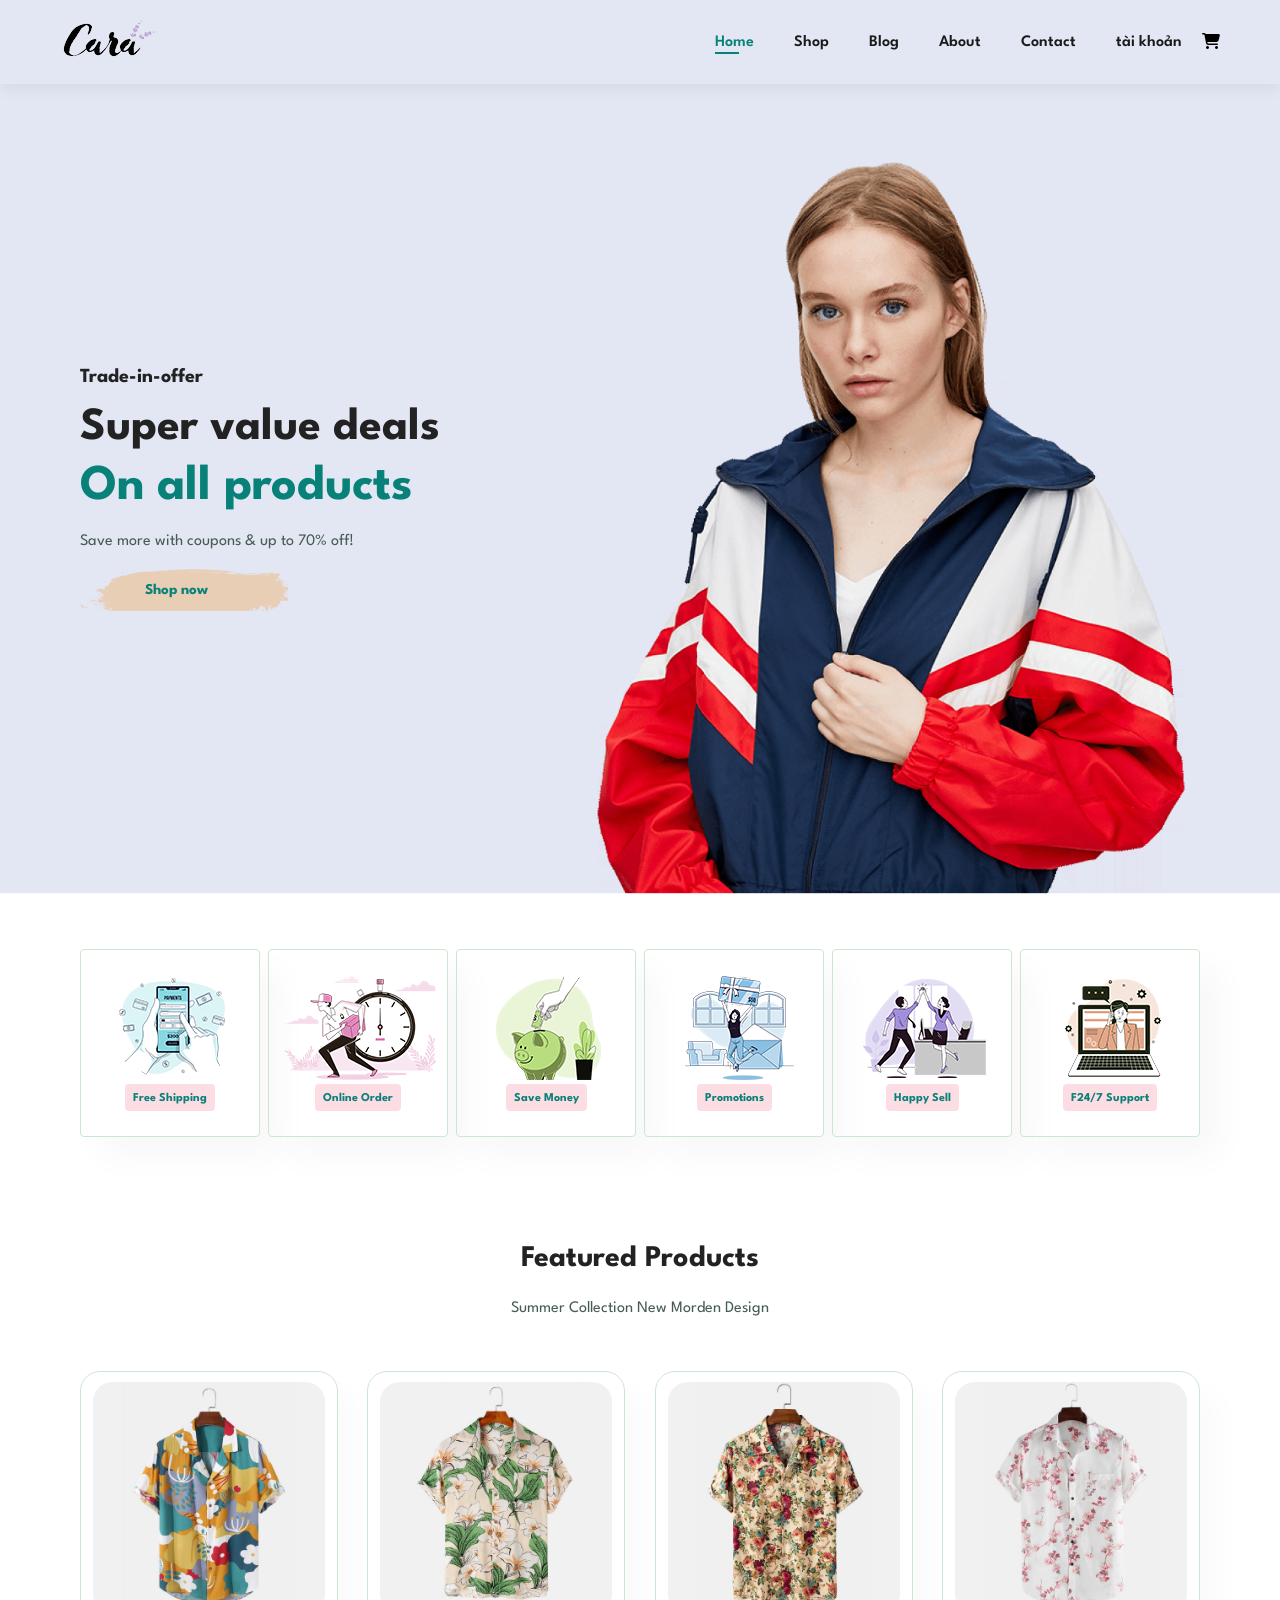
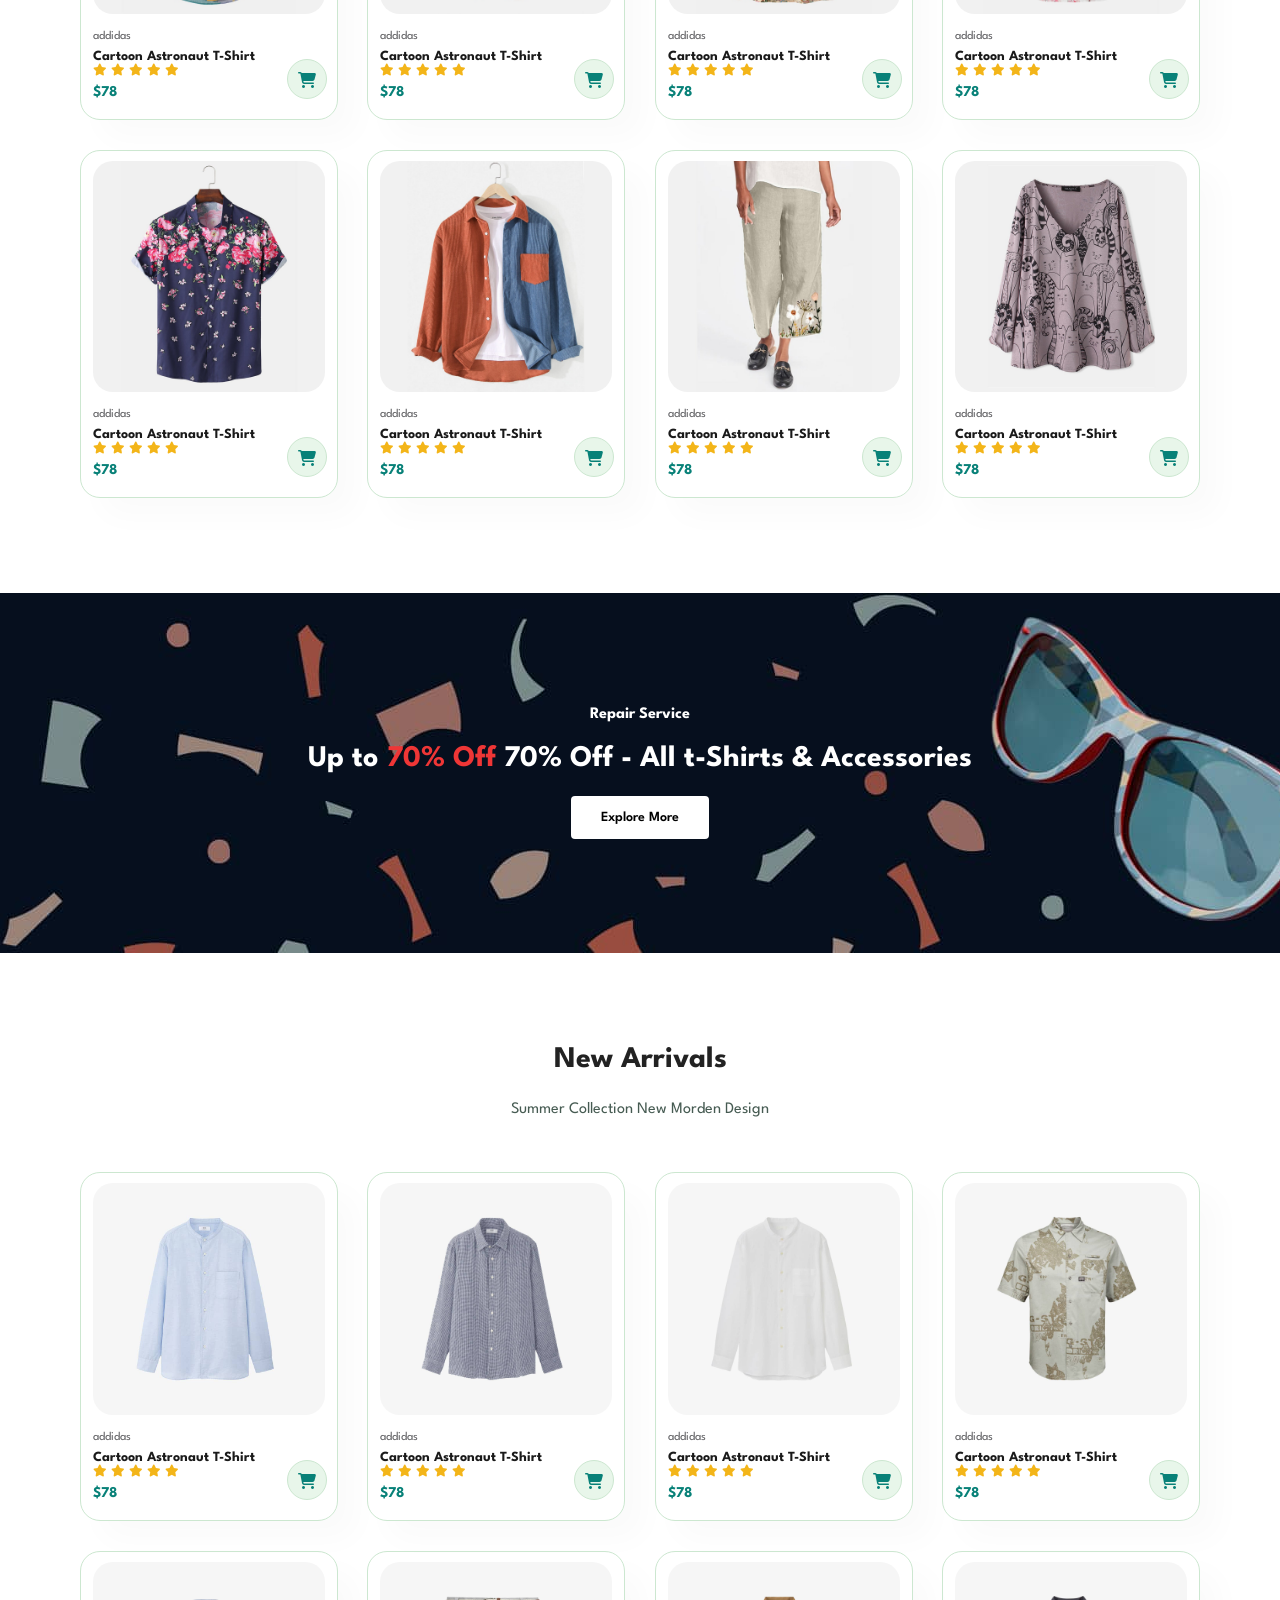
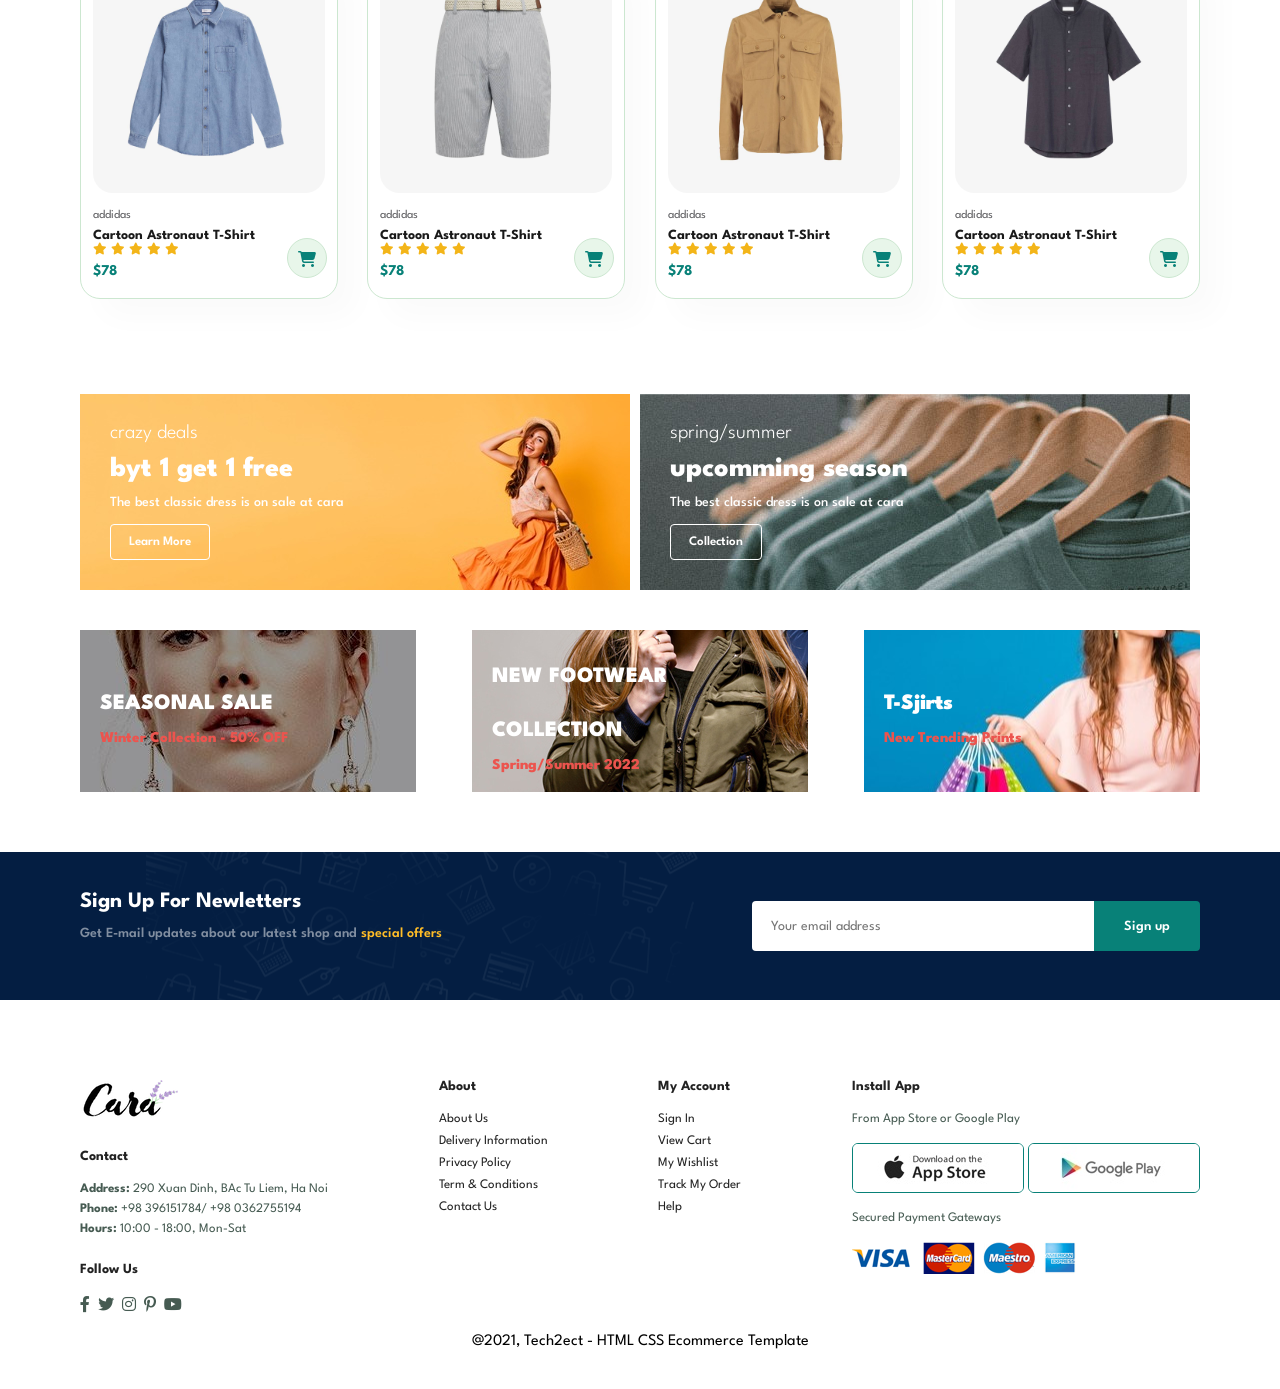
<file: index.html>
<!DOCTYPE html>
<html lang="en">

<head>
    <meta charset="UTF-8">
    <meta http-equiv="X-UA-Compatible" content="IE=edge">
    <meta name="viewport" content="width=device-width, initial-scale=1.0">
    <title>Tech2etc Ecommerce Tutorial</title>
    <link rel="stylesheet" href="/fontawesome-free-6.4.2-web/css/all.css">
    <link rel="stylesheet" href="style.css">
</head>

<body>
    <div class="contructer">
        <section id="header">
            <p onclick="clickmenu()" class="multi_level_menu"><i class="fa-solid fa-bars"></i></p>
            <a href="#"><img src="img/logo-removebg-preview.png" class="logo" alt=""></a>

            <div class="flex_menu">
                <ul id="navbar">
                    <p class="x_menu_mobile" onclick="clickremove()"><i class="fa-solid fa-x"></i></p>
                    <li><a class="active" href="index.html">Home</a></li>
                    <li><a href="shop.html">Shop</a></li>
                    <li><a href="blog.html">Blog</a></li>
                    <li><a href="about.html">About</a></li>
                    <li><a href="contact.html">Contact</a></li>
                    <li><a href="">tài khoản</a>
              
                </li>
                </ul>

                <ul class="cart_menu">
                    <li><a href="cart.html"><i class="fa-solid fa-cart-shopping"></i></a></li>
                </ul>

            </div>
        </section>

        <section id="hero">
            <h4>Trade-in-offer</h4>
            <h2>Super value deals</h2>
            <h1>On all products</h1>
            <p>Save more with coupons & up to 70% off!</p>
            <button>Shop now</button>
        </section>

        <section id="feature" class="section-p1">
            <div class="fe-box">
                <img src="img/features/f1.png" alt="">
                <h6>Free Shipping</h6>
            </div>
            <div class="fe-box">
                <img src="img/features/f2.png" alt="">
                <h6>Online Order</h6>
            </div>
            <div class="fe-box">
                <img src="img/features/f3.png" alt="">
                <h6>Save Money</h6>
            </div>
            <div class="fe-box">
                <img src="img/features/f4.png" alt="">
                <h6>Promotions</h6>
            </div>
            <div class="fe-box">
                <img src="img/features/f5.png" alt="">
                <h6>Happy Sell</h6>
            </div>
            <div class="fe-box">
                <img src="img/features/f6.png" alt="">
                <h6>F24/7 Support</h6>
            </div>
        </section>

        <section id="product1" class="section-p1">
            <h2>Featured Products</h2>
            <p>Summer Collection New Morden Design</p>
            <div class="pro-container">
                <div class="pro">
                    <img src="img/products/f1.jpg" alt="">
                    <div class="des">
                        <span>addidas</span>
                        <h5>Cartoon Astronaut T-Shirt</h5>
                        <div class="star">
                            <i class="fa-solid fa-star"></i>
                            <i class="fa-solid fa-star"></i>
                            <i class="fa-solid fa-star"></i>
                            <i class="fa-solid fa-star"></i>
                            <i class="fa-solid fa-star"></i>
                        </div>
                        <h4>$78</h4>
                    </div>
                    <a href="#"><i class="fa-solid fa-cart-shopping cart"></i></a>
                </div>
                <div class="pro">
                    <img src="img/products/f2.jpg" alt="">
                    <div class="des">
                        <span>addidas</span>
                        <h5>Cartoon Astronaut T-Shirt</h5>
                        <div class="star">
                            <i class="fa-solid fa-star"></i>
                            <i class="fa-solid fa-star"></i>
                            <i class="fa-solid fa-star"></i>
                            <i class="fa-solid fa-star"></i>
                            <i class="fa-solid fa-star"></i>
                        </div>
                        <h4>$78</h4>
                    </div>
                    <a href="#"><i class="fa-solid fa-cart-shopping cart"></i></a>
                </div>
                <div class="pro">
                    <img src="img/products/f3.jpg" alt="">
                    <div class="des">
                        <span>addidas</span>
                        <h5>Cartoon Astronaut T-Shirt</h5>
                        <div class="star">
                            <i class="fa-solid fa-star"></i>
                            <i class="fa-solid fa-star"></i>
                            <i class="fa-solid fa-star"></i>
                            <i class="fa-solid fa-star"></i>
                            <i class="fa-solid fa-star"></i>
                        </div>
                        <h4>$78</h4>
                    </div>
                    <a href="#"><i class="fa-solid fa-cart-shopping cart"></i></a>
                </div>
                <div class="pro">
                    <img src="img/products/f4.jpg" alt="">
                    <div class="des">
                        <span>addidas</span>
                        <h5>Cartoon Astronaut T-Shirt</h5>
                        <div class="star">
                            <i class="fa-solid fa-star"></i>
                            <i class="fa-solid fa-star"></i>
                            <i class="fa-solid fa-star"></i>
                            <i class="fa-solid fa-star"></i>
                            <i class="fa-solid fa-star"></i>
                        </div>
                        <h4>$78</h4>
                    </div>
                    <a href="#"><i class="fa-solid fa-cart-shopping cart"></i></a>
                </div>
                <div class="pro">
                    <img src="img/products/f5.jpg" alt="">
                    <div class="des">
                        <span>addidas</span>
                        <h5>Cartoon Astronaut T-Shirt</h5>
                        <div class="star">
                            <i class="fa-solid fa-star"></i>
                            <i class="fa-solid fa-star"></i>
                            <i class="fa-solid fa-star"></i>
                            <i class="fa-solid fa-star"></i>
                            <i class="fa-solid fa-star"></i>
                        </div>
                        <h4>$78</h4>
                    </div>
                    <a href="#"><i class="fa-solid fa-cart-shopping cart"></i></a>
                </div>
                <div class="pro">
                    <img src="img/products/f6.jpg" alt="">
                    <div class="des">
                        <span>addidas</span>
                        <h5>Cartoon Astronaut T-Shirt</h5>
                        <div class="star">
                            <i class="fa-solid fa-star"></i>
                            <i class="fa-solid fa-star"></i>
                            <i class="fa-solid fa-star"></i>
                            <i class="fa-solid fa-star"></i>
                            <i class="fa-solid fa-star"></i>
                        </div>
                        <h4>$78</h4>
                    </div>
                    <a href="#"><i class="fa-solid fa-cart-shopping cart"></i></a>
                </div>
                <div class="pro">
                    <img src="img/products/f7.jpg" alt="">
                    <div class="des">
                        <span>addidas</span>
                        <h5>Cartoon Astronaut T-Shirt</h5>
                        <div class="star">
                            <i class="fa-solid fa-star"></i>
                            <i class="fa-solid fa-star"></i>
                            <i class="fa-solid fa-star"></i>
                            <i class="fa-solid fa-star"></i>
                            <i class="fa-solid fa-star"></i>
                        </div>
                        <h4>$78</h4>
                    </div>
                    <a href="#"><i class="fa-solid fa-cart-shopping cart"></i></a>
                </div>
                <div class="pro">
                    <img src="img/products/f8.jpg" alt="">
                    <div class="des">
                        <span>addidas</span>
                        <h5>Cartoon Astronaut T-Shirt</h5>
                        <div class="star">
                            <i class="fa-solid fa-star"></i>
                            <i class="fa-solid fa-star"></i>
                            <i class="fa-solid fa-star"></i>
                            <i class="fa-solid fa-star"></i>
                            <i class="fa-solid fa-star"></i>
                        </div>
                        <h4>$78</h4>
                    </div>
                    <a href="#"><i class="fa-solid fa-cart-shopping cart"></i></a>
                </div>


            </div>
        </section>

        <section id="banner" class="section-m1">
            <h4>Repair Service</h4>
            <h2>Up to <span>70% Off</span> 70% Off - All t-Shirts & Accessories</h2>
            <button class="normal">Explore More</button>
        </section>

        <section id="product1" class="section-p1">
            <h2>New Arrivals</h2>
            <p>Summer Collection New Morden Design</p>
            <div class="pro-container">
                <div class="pro">
                    <img src="img/products/n1.jpg" alt="">
                    <div class="des">
                        <span>addidas</span>
                        <h5>Cartoon Astronaut T-Shirt</h5>
                        <div class="star">
                            <i class="fa-solid fa-star"></i>
                            <i class="fa-solid fa-star"></i>
                            <i class="fa-solid fa-star"></i>
                            <i class="fa-solid fa-star"></i>
                            <i class="fa-solid fa-star"></i>
                        </div>
                        <h4>$78</h4>
                    </div>
                    <a href="#"><i class="fa-solid fa-cart-shopping cart"></i></a>
                </div>
                <div class="pro">
                    <img src="img/products/n2.jpg" alt="">
                    <div class="des">
                        <span>addidas</span>
                        <h5>Cartoon Astronaut T-Shirt</h5>
                        <div class="star">
                            <i class="fa-solid fa-star"></i>
                            <i class="fa-solid fa-star"></i>
                            <i class="fa-solid fa-star"></i>
                            <i class="fa-solid fa-star"></i>
                            <i class="fa-solid fa-star"></i>
                        </div>
                        <h4>$78</h4>
                    </div>
                    <a href="#"><i class="fa-solid fa-cart-shopping cart"></i></a>
                </div>
                <div class="pro">
                    <img src="img/products/n3.jpg" alt="">
                    <div class="des">
                        <span>addidas</span>
                        <h5>Cartoon Astronaut T-Shirt</h5>
                        <div class="star">
                            <i class="fa-solid fa-star"></i>
                            <i class="fa-solid fa-star"></i>
                            <i class="fa-solid fa-star"></i>
                            <i class="fa-solid fa-star"></i>
                            <i class="fa-solid fa-star"></i>
                        </div>
                        <h4>$78</h4>
                    </div>
                    <a href="#"><i class="fa-solid fa-cart-shopping cart"></i></a>
                </div>
                <div class="pro">
                    <img src="img/products/n4.jpg" alt="">
                    <div class="des">
                        <span>addidas</span>
                        <h5>Cartoon Astronaut T-Shirt</h5>
                        <div class="star">
                            <i class="fa-solid fa-star"></i>
                            <i class="fa-solid fa-star"></i>
                            <i class="fa-solid fa-star"></i>
                            <i class="fa-solid fa-star"></i>
                            <i class="fa-solid fa-star"></i>
                        </div>
                        <h4>$78</h4>
                    </div>
                    <a href="#"><i class="fa-solid fa-cart-shopping cart"></i></a>
                </div>
                <div class="pro">
                    <img src="img/products/n5.jpg" alt="">
                    <div class="des">
                        <span>addidas</span>
                        <h5>Cartoon Astronaut T-Shirt</h5>
                        <div class="star">
                            <i class="fa-solid fa-star"></i>
                            <i class="fa-solid fa-star"></i>
                            <i class="fa-solid fa-star"></i>
                            <i class="fa-solid fa-star"></i>
                            <i class="fa-solid fa-star"></i>
                        </div>
                        <h4>$78</h4>
                    </div>
                    <a href="#"><i class="fa-solid fa-cart-shopping cart"></i></a>
                </div>
                <div class="pro">
                    <img src="img/products/n6.jpg" alt="">
                    <div class="des">
                        <span>addidas</span>
                        <h5>Cartoon Astronaut T-Shirt</h5>
                        <div class="star">
                            <i class="fa-solid fa-star"></i>
                            <i class="fa-solid fa-star"></i>
                            <i class="fa-solid fa-star"></i>
                            <i class="fa-solid fa-star"></i>
                            <i class="fa-solid fa-star"></i>
                        </div>
                        <h4>$78</h4>
                    </div>
                    <a href="#"><i class="fa-solid fa-cart-shopping cart"></i></a>
                </div>
                <div class="pro">
                    <img src="img/products/n7.jpg" alt="">
                    <div class="des">
                        <span>addidas</span>
                        <h5>Cartoon Astronaut T-Shirt</h5>
                        <div class="star">
                            <i class="fa-solid fa-star"></i>
                            <i class="fa-solid fa-star"></i>
                            <i class="fa-solid fa-star"></i>
                            <i class="fa-solid fa-star"></i>
                            <i class="fa-solid fa-star"></i>
                        </div>
                        <h4>$78</h4>
                    </div>
                    <a href="#"><i class="fa-solid fa-cart-shopping cart"></i></a>
                </div>
                <div class="pro">
                    <img src="img/products/n8.jpg" alt="">
                    <div class="des">
                        <span>addidas</span>
                        <h5>Cartoon Astronaut T-Shirt</h5>
                        <div class="star">
                            <i class="fa-solid fa-star"></i>
                            <i class="fa-solid fa-star"></i>
                            <i class="fa-solid fa-star"></i>
                            <i class="fa-solid fa-star"></i>
                            <i class="fa-solid fa-star"></i>
                        </div>
                        <h4>$78</h4>
                    </div>
                    <a href="#"><i class="fa-solid fa-cart-shopping cart"></i></a>
                </div>


            </div>
        </section>

        <section id="sm-banner" class="section-p1">
            <div class="banner-box">
                <h4>crazy deals</h4>
                <h2>byt 1 get 1 free</h2>
                <span>The best classic dress is on sale at cara</span>
                <button class="white">Learn More</button>
            </div>
            <div class="banner-box banner-box2">
                <h4>spring/summer</h4>
                <h2>upcomming season</h2>
                <span>The best classic dress is on sale at cara</span>
                <button class="white">Collection</button>
            </div>
        </section>

        <section id="banner3">
            <div class="banner-box">
                <h2>SEASONAL SALE</h2>
                <h3>Winter Collection - 50% OFF</h3>
            </div>
            <div class="banner-box banner-box2">
                <h2>NEW FOOTWEAR COLLECTION</h2>
                <h3>Spring/Summer 2022</h3>
            </div>
            <div class="banner-box banner-box3">
                <h2>T-Sjirts</h2>
                <h3>New Trending Prints</h3>
            </div>
        </section>

        <section id="newsletter" class="section-p1 section-m1">
            <div class="newstext">
                <h4>Sign Up For Newletters</h4>
                <p>Get E-mail updates about our latest shop and <span>special offers</span> </p>
            </div>
            <div class="form">
                <input type="text" placeholder="Your email address">
                <button class="normal">Sign up</button>
            </div>
        </section>

        <footer class="section-p1">
            <div class="col">
                <img class="logo" src="img/logo.png" alt="">
                <h4>Contact</h4>
                <p><strong>Address: </strong> 290 Xuan Dinh, BAc Tu Liem, Ha Noi</p>
                <p><strong>Phone: </strong> +98 396151784/ +98 0362755194</p>
                <p><strong>Hours: </strong> 10:00 - 18:00, Mon-Sat</p>
                <div class="follow">
                    <h4>Follow Us</h4>
                    <div class="icon">
                        <i class="fa-brands fa-facebook-f"></i>
                        <i class="fa-brands fa-twitter"></i>
                        <i class="fa-brands fa-instagram"></i>
                        <i class="fa-brands fa-pinterest-p"></i>
                        <i class="fa-brands fa-youtube"></i>
                    </div>
                </div>
            </div>

            <div class="col">
                <h4>About</h4>
                <a href="#">About Us</a>
                <a href="#">Delivery Information</a>
                <a href="#">Privacy Policy</a>
                <a href="#">Term & Conditions</a>
                <a href="#">Contact Us</a>
            </div>

            <div class="col">
                <h4>My Account</h4>
                <a href="#">Sign In</a>
                <a href="#">View Cart</a>
                <a href="#">My Wishlist</a>
                <a href="#">Track My Order</a>
                <a href="#">Help</a>
            </div>

            <div class="col install">
                <h4>Install App</h4>
                <p>From App Store or Google Play</p>
                <div class="row">
                    <img src="img/pay/app.jpg" alt="">
                    <img src="img/pay/play.jpg" alt="">
                </div>
                <p>Secured Payment Gateways</p>
                <img src="img/pay/pay.png" alt="">
            </div>

            <div class="copyright">
                @2021, Tech2ect - HTML CSS Ecommerce Template
            </div>
        </footer>
    </div>


    <script src="javasctip/script.js"></script>
</body>

</html>
</file>
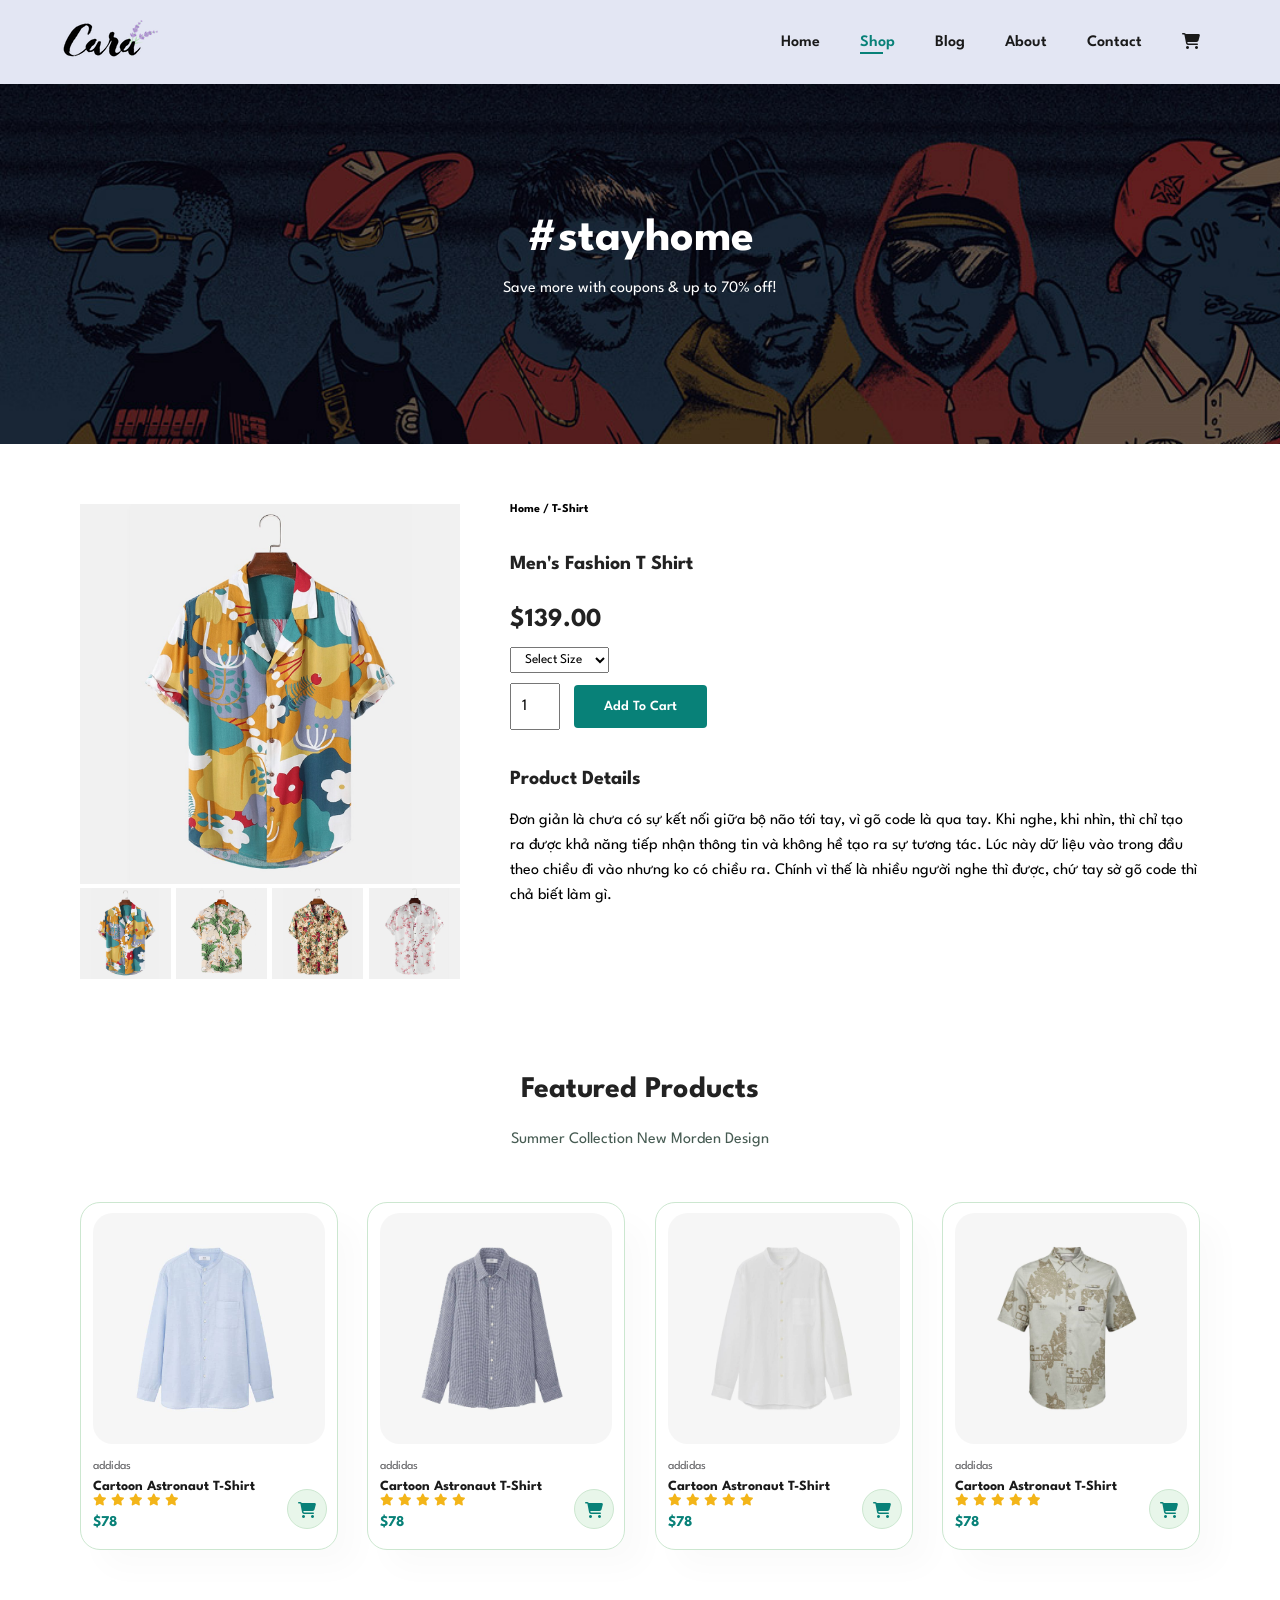
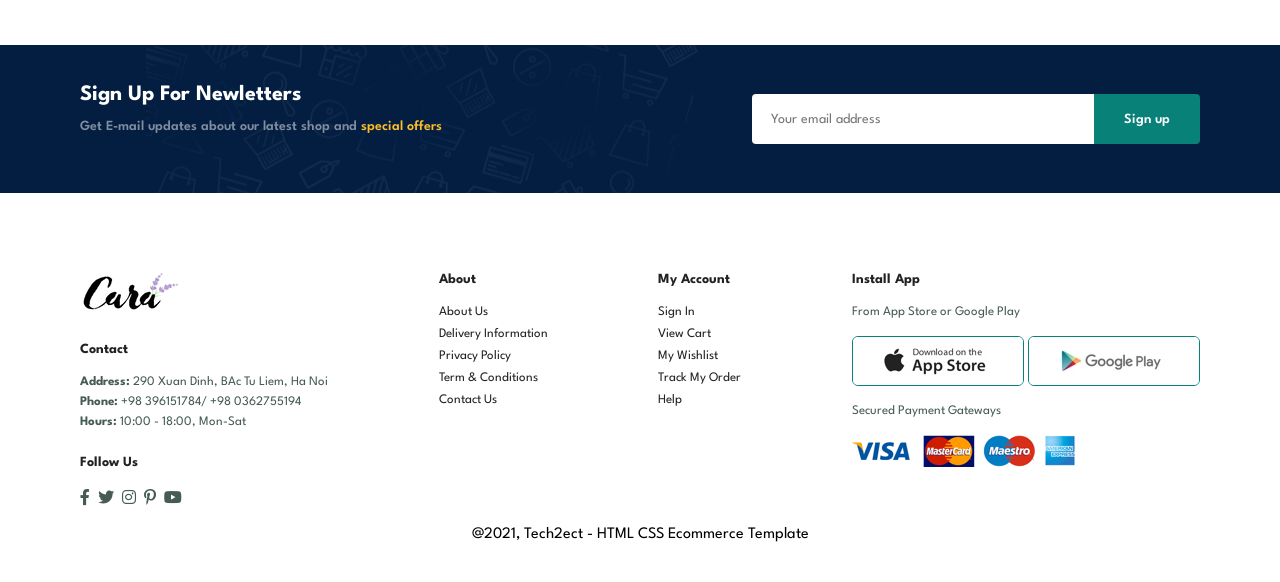
<file: sproduct.html>
<!DOCTYPE html>
<html lang="en">

    <head>
        <meta charset="UTF-8">
        <meta http-equiv="X-UA-Compatible" content="IE=edge">
        <meta name="viewport" content="width=device-width, initial-scale=1.0">
        <title>Tech2etc Ecommerce Tutorial</title>
        <link rel="stylesheet" href="/fontawesome-free-6.4.2-web/css/all.css">
        <link rel="stylesheet" href="style.css">
    </head>

    <body>                                                                                                                                                                                                                                                                                                                                                                                                                                                                                                                                                                                      
        <section id="header">
            <a href="#"><img src="img/logo.png" class="logo" alt=""></a>

            <div>
                <ul id="navbar">
                    <li><a href="about.html">Home</a></li>
                    <li><a class="active" href="shop.html">Shop</a></li>
                    <li><a href="blog.html">Blog</a></li>
                    <li><a href="about.html">About</a></li>
                    <li><a href="contact.html">Contact</a></li>
                    <li><a href="cart.html"><i class="fa-solid fa-cart-shopping fa-bounce"></i></a></li>
                </ul>
            </div>
        </section>

        <section id="page-header">
            <h2>#stayhome</h2>
            <p>Save more with coupons & up to 70% off!</p>
        </section>

        <section id="prodetails" class="section-p1">
            <div class="single-pro-image">
                <img src="img/products/f1.jpg" alt=""  id="MainImg">

                <div class="small-img-group">
                    <div class="small-img-col">
                        <img src="img/products/f1.jpg" alt=""  id="small-img">
                    </div>
                    <div class="small-img-col">
                        <img src="img/products/f2.jpg" alt=""  class="small-img">
                    </div>
                    <div class="small-img-col">
                        <img src="img/products/f3.jpg" alt=""  class="small-img">
                    </div>
                    <div class="small-img-col">
                        <img src="img/products/f4.jpg" alt=""  class="small-img">
                    </div>
                </div>
            </div>

            <div class="single-pro-details">
                <h6 >Home / T-Shirt</h6>
                <h4>Men's Fashion T Shirt</h4>
                <h2>$139.00</h2>
                <select name="" id="">
                    <option>Select Size</option>
                    <option>XL</option>
                    <option>XXL</option>
                    <option>Small</option>
                    <option>Large</option>
                </select>
                <input type="number" value="1">
                <button class="normal">Add To Cart</button>
                <h4>Product Details</h4>
                <div class="Content_restrictions" id="content">
                    <span id="span">Đơn giản là chưa có sự kết nối giữa bộ não tới tay, vì gõ code là qua tay. 
                    Khi nghe, khi nhìn, thì chỉ tạo ra được khả năng tiếp nhận thông tin và không
                    hề tạo ra sự tương tác. Lúc này dữ liệu vào trong đầu theo chiều đi vào nhưng
                     ko có chiều ra. Chính vì thế là nhiều người nghe thì được, chứ tay sờ gõ code
                      thì chả biết làm gì. <span id="showws"></span></span>
                </div>
                
            </div>
        </section>

        <section id="product1" class="section-p1">
            <h2>Featured Products</h2>
            <p>Summer Collection New Morden Design</p>
            <div class="pro-container">
                <div class="pro">
                    <img src="img/products/n1.jpg" alt="">
                    <div class="des">
                        <span>addidas</span>
                        <h5>Cartoon Astronaut T-Shirt</h5>
                        <div class="star">
                            <i class="fa-solid fa-star"></i>
                            <i class="fa-solid fa-star"></i>
                            <i class="fa-solid fa-star"></i>
                            <i class="fa-solid fa-star"></i>
                            <i class="fa-solid fa-star"></i>
                        </div>
                        <h4>$78</h4>
                    </div>
                    <a href="#"><i class="fa-solid fa-cart-shopping cart"></i></a>
                </div>
                <div class="pro">
                    <img src="img/products/n2.jpg" alt="">
                    <div class="des">
                        <span>addidas</span>
                        <h5>Cartoon Astronaut T-Shirt</h5>
                        <div class="star">
                            <i class="fa-solid fa-star"></i>
                            <i class="fa-solid fa-star"></i>
                            <i class="fa-solid fa-star"></i>
                            <i class="fa-solid fa-star"></i>
                            <i class="fa-solid fa-star"></i>
                        </div>
                        <h4>$78</h4>
                    </div>
                    <a href="#"><i class="fa-solid fa-cart-shopping cart"></i></a>
                </div>
                <div class="pro">
                    <img src="img/products/n3.jpg" alt="">
                    <div class="des">
                        <span>addidas</span>
                        <h5>Cartoon Astronaut T-Shirt</h5>
                        <div class="star">
                            <i class="fa-solid fa-star"></i>
                            <i class="fa-solid fa-star"></i>
                            <i class="fa-solid fa-star"></i>
                            <i class="fa-solid fa-star"></i>
                            <i class="fa-solid fa-star"></i>
                        </div>
                        <h4>$78</h4>
                    </div>
                    <a href="#"><i class="fa-solid fa-cart-shopping cart"></i></a>
                </div>
                <div class="pro">
                    <img src="img/products/n4.jpg" alt="">
                    <div class="des">
                        <span>addidas</span>
                        <h5>Cartoon Astronaut T-Shirt</h5>
                        <div class="star">
                            <i class="fa-solid fa-star"></i>
                            <i class="fa-solid fa-star"></i>
                            <i class="fa-solid fa-star"></i>
                            <i class="fa-solid fa-star"></i>
                            <i class="fa-solid fa-star"></i>
                        </div>
                        <h4>$78</h4>
                    </div>
                    <a href="#"><i class="fa-solid fa-cart-shopping cart"></i></a>
                </div>
            </div>
        </section>

        <section id="newsletter" class="section-p1 section-m1">
            <div class="newstext">
                <h4>Sign Up For Newletters</h4>
                <p>Get E-mail updates about our latest shop and <span>special offers</span> </p>
            </div>
            <div class="form">
                <input type="text" placeholder="Your email address">
                <button class="normal">Sign up</button>
            </div>
        </section>

        <footer class="section-p1">
            <div class="col">
                <img class="logo" src="img/logo.png" alt="">
                <h4>Contact</h4>
                <p><strong>Address: </strong> 290 Xuan Dinh, BAc Tu Liem, Ha Noi</p>
                <p><strong>Phone: </strong> +98 396151784/ +98 0362755194</p>
                <p><strong>Hours: </strong> 10:00 - 18:00, Mon-Sat</p>
                <div class="follow">
                    <h4>Follow Us</h4>
                    <div class="icon">
                        <i class="fa-brands fa-facebook-f"></i>
                        <i class="fa-brands fa-twitter"></i>
                        <i class="fa-brands fa-instagram"></i>
                        <i class="fa-brands fa-pinterest-p"></i>
                        <i class="fa-brands fa-youtube"></i>
                    </div>
                </div>
            </div>

            <div class="col">
                <h4>About</h4>
                <a href="#">About Us</a>
                <a href="#">Delivery Information</a>
                <a href="#">Privacy Policy</a>
                <a href="#">Term & Conditions</a>
                <a href="#">Contact Us</a>
            </div>

            <div class="col">
                <h4>My Account</h4>
                <a href="#">Sign In</a>
                <a href="#">View Cart</a>
                <a href="#">My Wishlist</a>
                <a href="#">Track My Order</a>
                <a href="#">Help</a>
            </div>

            <div class="col install">
                <h4>Install App</h4>
                <p>From App Store or Google Play</p>
                <div class="row">
                    <img src="img/pay/app.jpg" alt="">
                    <img src="img/pay/play.jpg" alt="">
                </div>
                <p>Secured Payment Gateways</p>
                <img src="img/pay/pay.png" alt="">
            </div>

            <div class="copyright">
                @2021, Tech2ect - HTML CSS Ecommerce Template
            </div>
        </footer> 

        <script>
            var MainImg = document.getElementById("MainImg");
            var smallimg = document.getElementsByClassName("small-img");

            smallimg[0].onclick = function(){
                MainImg.src = smallimg[0].src;
            }
            smallimg[1].onclick = function(){
                MainImg.src = smallimg[1].src;
            }
            smallimg[2].onclick = function(){
                MainImg.src = smallimg[2].src;
            }
            smallimg[3].onclick = function(){
                MainImg.src = smallimg[3].src;
            }
           
        </script>

       

        <script src="javasctip/script.js"></script>
    </body>

</html>
</file>
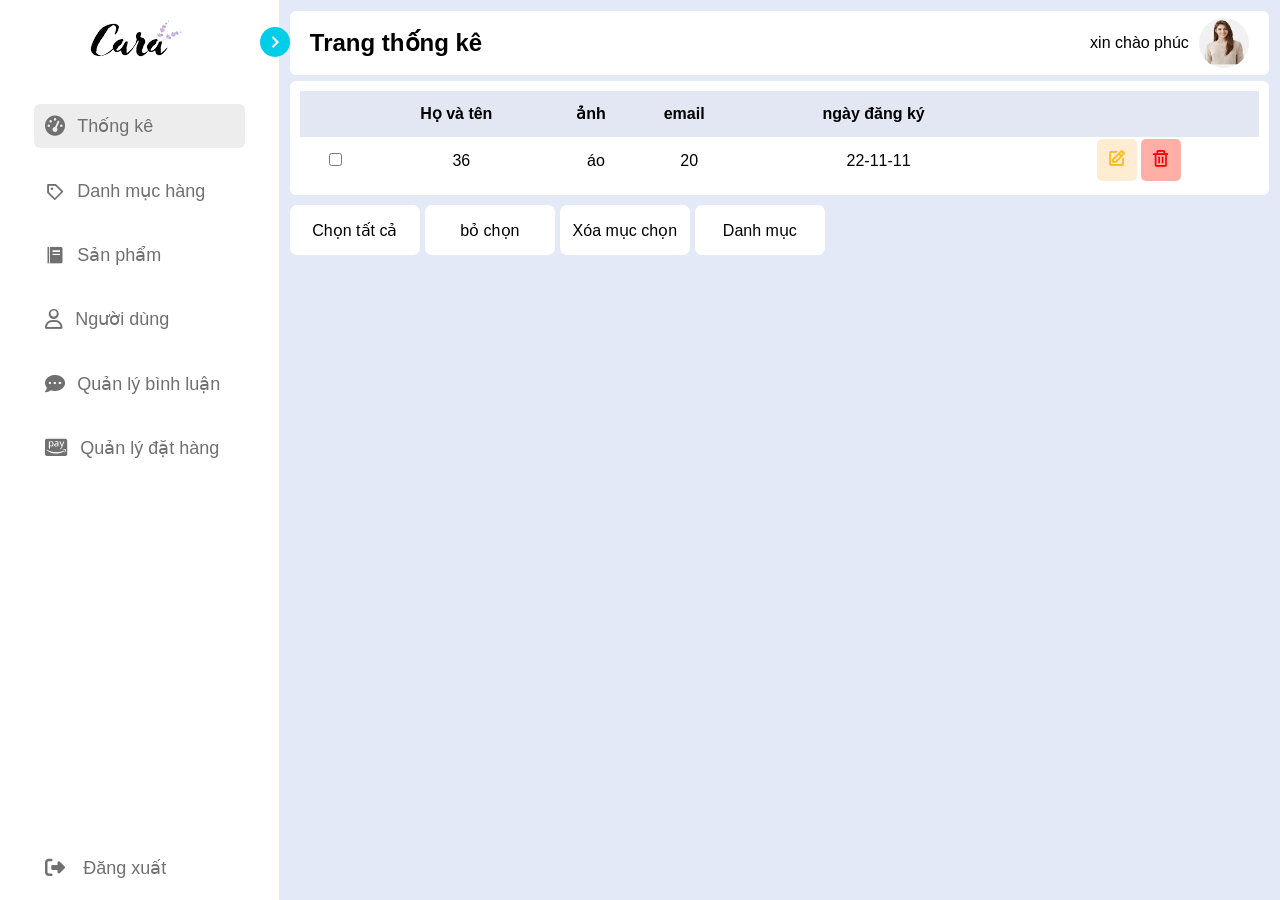
<file: view_quanly/chitiet_coment.html>
<!DOCTYPE html>
<html lang="en">

<head>
    <meta charset="UTF-8">
    <meta name="viewport" content="width=device-width, initial-scale=1.0">
    <link rel="stylesheet" href="css/style.css">
    <link rel="stylesheet" href="https://unpkg.com/boxicons@latest/css/boxicons.min.css">
    <link rel="stylesheet" href="https://cdnjs.cloudflare.com/ajax/libs/font-awesome/6.2.0/css/all.min.css"
        integrity="sha512-xh6O/CkQoPOWDdYTDqeRdPCVd1SpvCA9XXcUnZS2FmJNp1coAFzvtCN9BmamE+4aHK8yyUHUSCcJHgXloTyT2A=="
        crossorigin="anonymous" referrerpolicy="no-referrer" />
    <title>PAGE ADMIN</title>
</head>

<body>
    <nav class="slidebar" id="slidebars">
        <header>
            <div class="image_text">
                <span class="image">
                    <img src="image/logo-removebg-preview.png" alt="">
                </span>
            </div>
            <div onclick="change()" class="togeth bx bx-chevron-right" id="change">
            </div>

        </header>

        <div class="menu_bar">
            <div class="menu">
                <ul class="menu_link">
                    <li class="nav_link active" onclick="click_menu(1)">
                        <a href="" onclick="click_menu(1)">
                            <i class="fas fa-tachometer-alt"></i>
                            <span>Thống kê</span>
                        </a>
                    </li>
                    <li class="nav_link " onclick="click_menu(2)">
                        <a href="" onclick="click_menu(2)">
                            <i class='bx bx-purchase-tag'></i>
                            <span>Danh mục hàng</span>
                        </a>
                    </li>
                    <li class="nav_link" onclick="click_menu(3)">
                        <a href="">
                            <i class='bx bxs-food-menu'></i>
                            <span>Sản phẩm</span>
                        </a>
                    </li>
                    <li class="nav_link" onclick="click_menu(4)">
                        <a href="">
                            <i class="fa-regular fa-user"></i>
                            <span>Người dùng</span>
                        </a>
                    </li>
                    <li class="nav_link" onclick="click_menu(5)">
                        <a href="">
                            <i class="fa-solid fa-comment-dots"></i>
                            <span>Quản lý bình luận</span>
                        </a>
                    </li>
                    <li class="nav_link" onclick="click_menu(6)">
                        <a href="">
                            <i class="fa-brands fa-cc-amazon-pay"></i>
                            <span>Quản lý đặt hàng</span>
                        </a>
                    </li>
                    <li class="nav_link" id="log_out" onclick="click_menu(7)">
                        <a href="">
                            <i class="fa-solid fa-right-from-bracket"></i>
                            <span>Đăng xuất</span>
                        </a>
                    </li>
                </ul>
            </div>
        </div>
    </nav>
    <section class="home">

        <div class="title_home">
            <div class="contain_title_home">
                <div class="h_title_home">
                    <h2>Trang thống kê</h2>
                </div>
                <div class="user_admin">
                    <div class="text_admin">
                        <p>xin chào phúc</p>
                    </div>
                    <div class="image_admin">
                        <img src="image/3.jpg" alt="">
                    </div>
                </div>
            </div>
        </div>

        <form action="" class="form">
            <div class="bag_big_page_manager">
                <div class="table_page_manager_statistical">

                    <table class="table_manager_statistical">
                        <thead>
                            <tr>
                                <th></th>
                                <th>Họ và tên</th>
                                <th>ảnh</th>
                                <th>email</th>
                                <th>ngày đăng ký</th>
                                <th></th>
                            </tr>
                        </thead>

                        <tbody>
                            <tr>
                                <td><input type="checkbox" name="" id="2"></td>
                                <td>36</td>
                                <td>áo</td>
                                <td>20</td>
                                <td>22-11-11</td>
                                <td>
                                    <div class="hanhdong">
                                        <a href="" class="edit"><i class='bx bx-edit'></i></a>
                                        <a href="" class="remove"><i class='bx bx-trash'></i></a>
                                    </div>

                                </td>
                            </tr>
                        </tbody>

                    </table>
                </div>
                <div class="chose">
                    <div class="flex_chose">
                        <div class="choose_all" onclick="check_all()" id="choose_all">
                            <p>Chọn tất cả</p>
                        </div>
                        <div class="unchecker" onclick="deselect_all()" id="unchecker">
                            <p>bỏ chọn</p>
                        </div>
                        <div class="remove_choose">
                            <p>Xóa mục chọn</p>
                        </div>
                        <a href="">
                            <div class="menu_page_manager_coment">
                                <p>Danh mục</p>
                        </div>
                        </a>
                        
                    </div>

                </div>
            </div>
        </form>
    </section>

</body>
<script src="https://code.jquery.com/jquery-3.7.1.min.js"
    integrity="sha256-/JqT3SQfawRcv/BIHPThkBvs0OEvtFFmqPF/lYI/Cxo=" crossorigin="anonymous"></script>
<script src="js_admin/admin.js"></script>
<script src="js_admin/jquery.js"></script>
</html>
</file>
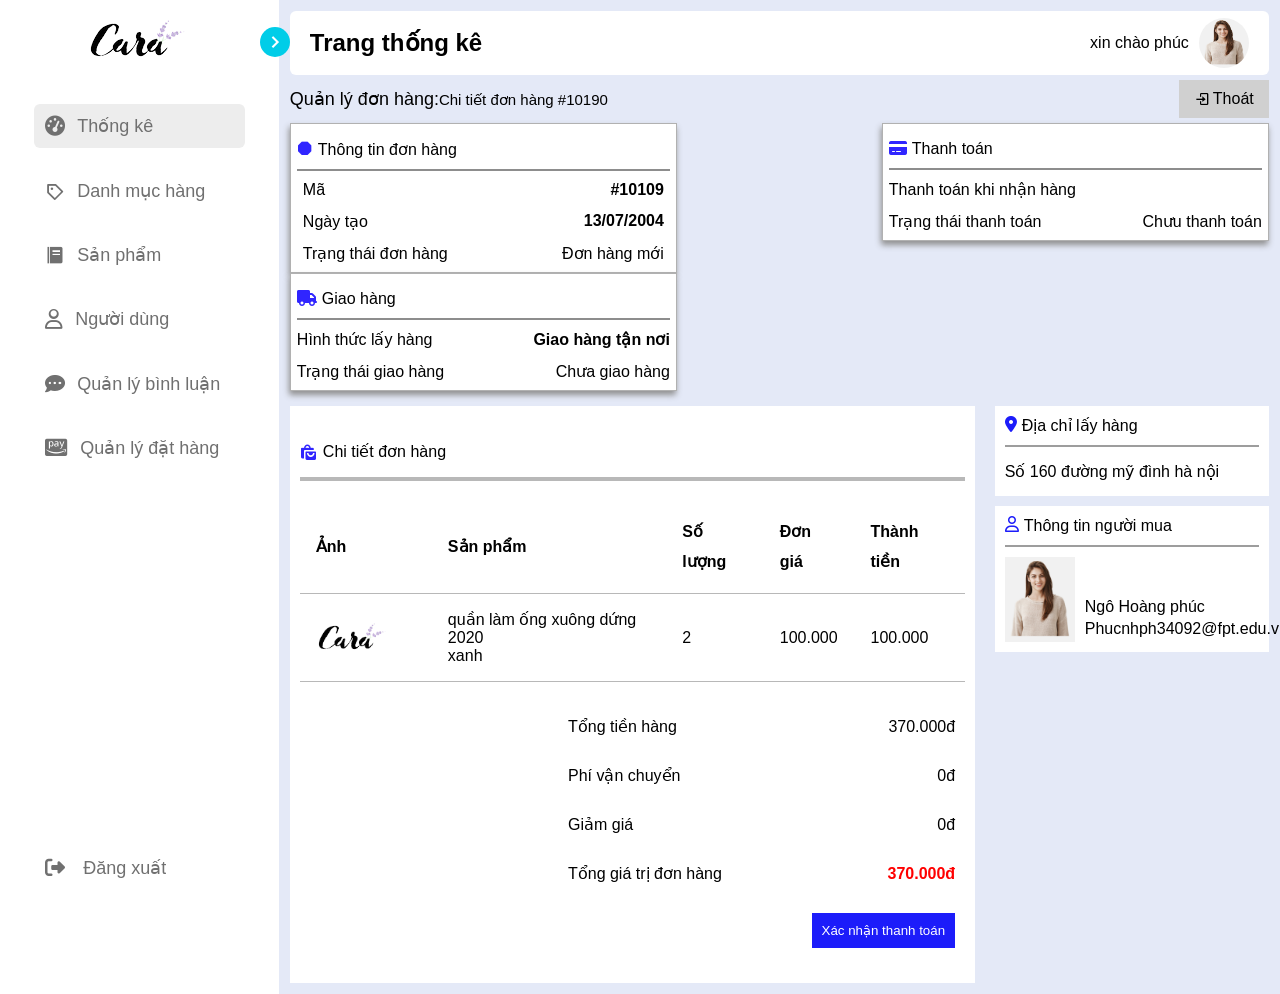
<file: view_quanly/chitiet_donhang.html>
<!DOCTYPE html>
<html lang="en">

<head>
    <meta charset="UTF-8">
    <meta name="viewport" content="width=device-width, initial-scale=1.0">
    <link rel="stylesheet" href="css/style.css">
    <link rel="stylesheet" href="https://unpkg.com/boxicons@latest/css/boxicons.min.css">
    <link rel="stylesheet" href="https://cdnjs.cloudflare.com/ajax/libs/font-awesome/6.2.0/css/all.min.css"
        integrity="sha512-xh6O/CkQoPOWDdYTDqeRdPCVd1SpvCA9XXcUnZS2FmJNp1coAFzvtCN9BmamE+4aHK8yyUHUSCcJHgXloTyT2A=="
        crossorigin="anonymous" referrerpolicy="no-referrer" />
    <title>PAGE ADMIN</title>
</head>

<body>
    <nav class="slidebar" id="slidebars">
        <header>
            <div class="image_text">
                <span class="image">
                    <img src="image/logo-removebg-preview.png" alt="">
                </span>
            </div>
            <div onclick="change()" class="togeth bx bx-chevron-right" id="change">
            </div>

        </header>

        <div class="menu_bar">
            <div class="menu">
                <ul class="menu_link">
                    <li class="nav_link active" onclick="click_menu(1)">
                        <a href="" onclick="click_menu(1)">
                            <i class="fas fa-tachometer-alt"></i>
                            <span>Thống kê</span>
                        </a>
                    </li>
                    <li class="nav_link " onclick="click_menu(2)">
                        <a href="" onclick="click_menu(2)">
                            <i class='bx bx-purchase-tag'></i>
                            <span>Danh mục hàng</span>
                        </a>
                    </li>
                    <li class="nav_link" onclick="click_menu(3)">
                        <a href="">
                            <i class='bx bxs-food-menu'></i>
                            <span>Sản phẩm</span>
                        </a>
                    </li>
                    <li class="nav_link" onclick="click_menu(4)">
                        <a href="">
                            <i class="fa-regular fa-user"></i>
                            <span>Người dùng</span>
                        </a>
                    </li>
                    <li class="nav_link" onclick="click_menu(5)">
                        <a href="">
                            <i class="fa-solid fa-comment-dots"></i>
                            <span>Quản lý bình luận</span>
                        </a>
                    </li>
                    <li class="nav_link" onclick="click_menu(6)">
                        <a href="">
                            <i class="fa-brands fa-cc-amazon-pay"></i>
                            <span>Quản lý đặt hàng</span>
                        </a>
                    </li>
                    <li class="nav_link" id="log_out" onclick="click_menu(7)">
                        <a href="">
                            <i class="fa-solid fa-right-from-bracket"></i>
                            <span>Đăng xuất</span>
                        </a>
                    </li>
                </ul>
            </div>
        </div>
    </nav>
    <section class="home">

        <div class="title_home">
            <div class="contain_title_home">
                <div class="h_title_home">
                    <h2>Trang thống kê</h2>
                </div>
                <div class="user_admin">
                    <div class="text_admin">
                        <p>xin chào phúc</p>
                    </div>
                    <div class="image_admin">
                        <img src="image/3.jpg" alt="">
                    </div>
                </div>
            </div>
        </div>
        <div class="contructer_order_details">
            <div class="out_order_details">
                <div class="order_managenment_code">
                    <p>Quản lý đơn hàng:<span>Chi tiết đơn hàng #10190</span></p>
                </div>
                <a href="">
                    <i class='bx bx-log-in'></i>
                    <p>Thoát</p>
                </a>
            </div>

            <div class="order_details_information">
                <div class="information_order">
                    <div class="title_information_order">
                        <i class='bx bxs-polygon'></i>
                        <p>Thông tin đơn hàng</p>
                    </div>
                    <div class="body_information_order">
                        <div class="body_information_order_1">
                            <p>Mã</p>
                            <span>#10109</span>
                        </div>
                        <div class="body_information_order_2">
                            <p>Ngày tạo</p>
                            <span>13/07/2004</span>
                        </div>
                        <div class="body_information_order_3">
                            <p>Trạng thái đơn hàng</p>
                            <span>Đơn hàng mới</span>
                        </div>
                    </div>
                </div>
                <div class="pay_product">
                    <div class="title_pay_prod">
                        <i class="fa-solid fa-credit-card"></i>
                        <p>Thanh toán</p>
                    </div>
                    <div class="body_pay_prod">
                        <div class="body_pay_prod1">
                            <p>Thanh toán khi nhận hàng</p>
                            <span></span>
                        </div>
                        <div class="body_pay_prod2">
                            <p>Trạng thái thanh toán</p>
                            <span>Chưu thanh toán</span>
                        </div>
                    </div>
                </div>
                <div class="delivery">
                    <div class="title_delivery">
                        <i class="fa-solid fa-truck"></i>
                        <p>Giao hàng</p>
                    </div>
                    <div class="body_delivery">
                        <div class="body_delivery1">
                            <p>Hình thức lấy hàng</p>
                            <span>Giao hàng tận nơi</span>
                        </div>
                        <div class="body_delivery2">
                            <p>Trạng thái giao hàng</p>
                            <span>Chưa giao hàng</span>
                        </div>
                    </div>
                </div>
            </div>

            <div class="main_order_details">
                <div class="main_manager_order">
                    <form action="">
                        <div class="title_main_order_details">
                            <i class='bx bxs-shopping-bags'></i>
                            <p>Chi tiết đơn hàng</p>
                        </div>
                        <div class="table_main_manager_order">
                            <table class="table_mmo">
                                <thead>
                                    <tr>
                                        <th>Ảnh</th>
                                        <th>Sản phẩm</th>
                                        <th>Số lượng</th>
                                        <th>Đơn giá</th>
                                        <th>Thành tiền</th>
                                    </tr>
                                </thead>
                                <tbody>
                                    <tr>
                                        <td>
                                            <img src="image/logo-removebg-preview.png" alt="">
                                        </td>
                                        <td>
                                            <p>quần làm ống xuông dứng 2020</p>
                                            <span>xanh</span>
                                        </td>
                                        <td>
                                            2
                                        </td>
                                        <td>
                                            100.000
                                        </td>
                                        <td>
                                            100.000
                                        </td>
                                    </tr>
                                </tbody>
                            </table>
                        </div>
                        <div class="Payment_confirmation">
                            <div class="block_drum">

                            </div>
                            <div class="money_to_pay">
                                <div class="confirmmation_money_pay">
                                    <div class="total_money_pay">
                                        <p>Tổng tiền hàng</p>
                                        <span>370.000đ</span>
                                    </div>
                                    <div class="transport_fee">
                                        <p>Phí vận chuyển</p>
                                        <span>0đ</span>
                                    </div>
                                    <div class="discount">
                                        <p>Giảm giá</p>
                                        <span>0đ</span>
                                    </div>
                                    <div class="Total_order_value">
                                        <p>Tổng giá trị đơn hàng</p>
                                        <span>370.000đ</span>
                                    </div>
                                    <div class="btn_confirm">
                                        <div></div>
                                        <button type="submit">
                                            Xác nhận thanh toán
                                        </button>
                                    </div>
                                </div>

                            </div>
                        </div>
                    </form>
                </div>
                <div class="Related_information">
                    <div class="delivery_address">
                        <div class="title_delivery_address">
                            <i class="fa-solid fa-location-dot"></i>
                            <p>Địa chỉ lấy hàng</p>
                        </div>
                        <div class="body_delivery_address">
                            <p>Số 160 đường mỹ đình hà nội</p>
                        </div>
                    </div>
                    <div class="informmation_user">
                        <div class="title_informmation_user">
                            <i class="fa-regular fa-user"></i>
                            <p>Thông tin người mua</p>
                        </div>
                        <div class="body_informmation_user">
                            <img src="image/3.jpg" alt="">
                            <div class="user">
                                <p>Ngô Hoàng phúc</p>
                                <p>Phucnhph34092@fpt.edu.vn</p>
                            </div>
                            
                        </div>
                    </div>
                </div>
            </div>
        </div>


    </section>

</body>
<script src="https://code.jquery.com/jquery-3.7.1.min.js"
    integrity="sha256-/JqT3SQfawRcv/BIHPThkBvs0OEvtFFmqPF/lYI/Cxo=" crossorigin="anonymous"></script>
<script src="js_admin/admin.js"></script>
<script src="js_admin/jquery.js"></script>

</html>
</file>
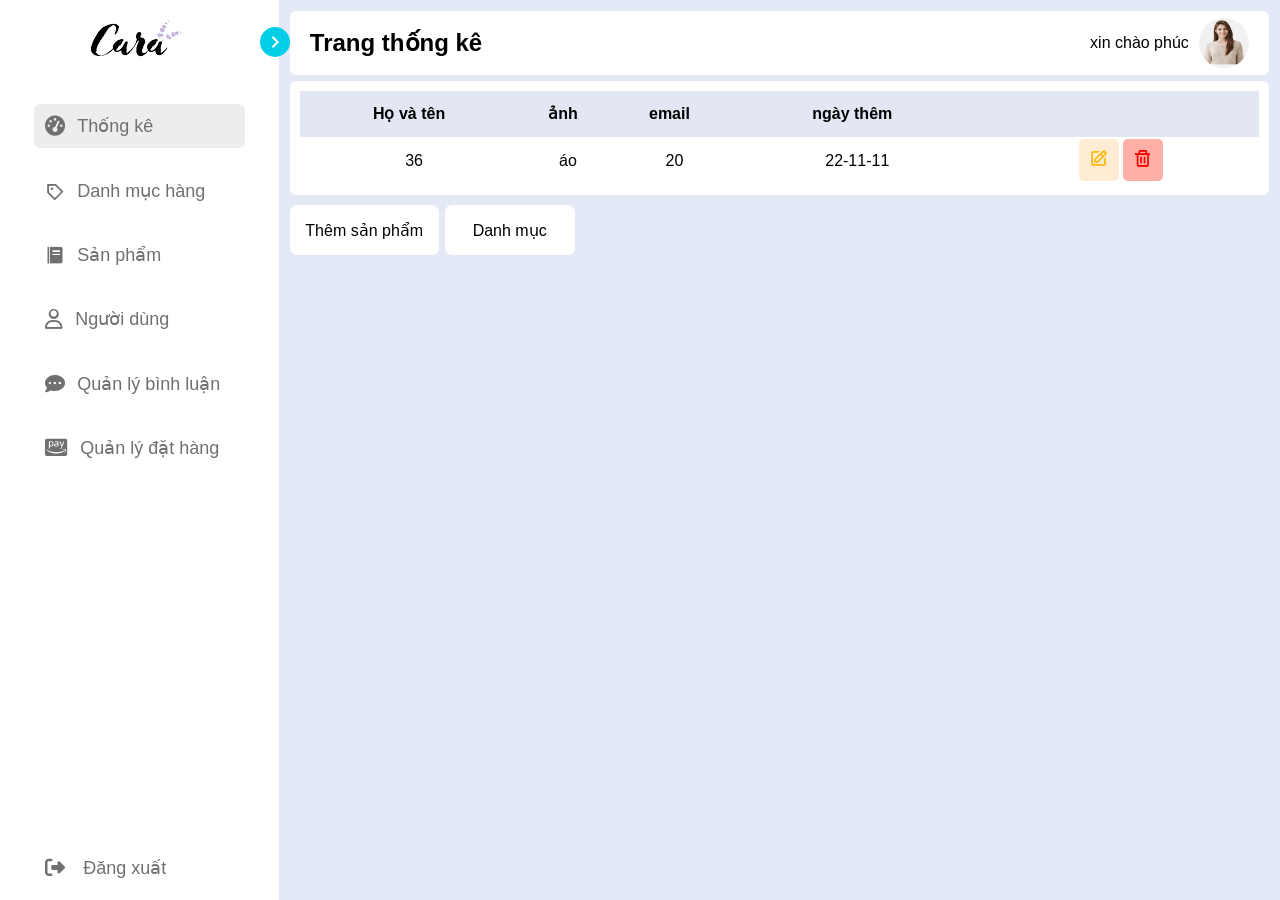
<file: view_quanly/manage_user.html>
<!DOCTYPE html>
<html lang="en">

<head>
    <meta charset="UTF-8">
    <meta name="viewport" content="width=device-width, initial-scale=1.0">
    <link rel="stylesheet" href="css/style.css">
    <link rel="stylesheet" href="https://unpkg.com/boxicons@latest/css/boxicons.min.css">
    <link rel="stylesheet" href="https://cdnjs.cloudflare.com/ajax/libs/font-awesome/6.2.0/css/all.min.css"
        integrity="sha512-xh6O/CkQoPOWDdYTDqeRdPCVd1SpvCA9XXcUnZS2FmJNp1coAFzvtCN9BmamE+4aHK8yyUHUSCcJHgXloTyT2A=="
        crossorigin="anonymous" referrerpolicy="no-referrer" />
    <title>PAGE ADMIN</title>
</head>

<body>
    <nav class="slidebar" id="slidebars">
        <header>
            <div class="image_text">
                <span class="image">
                    <img src="image/logo-removebg-preview.png" alt="">
                </span>
            </div>
            <div onclick="change()" class="togeth bx bx-chevron-right" id="change">
            </div>

        </header>

        <div class="menu_bar">
            <div class="menu">
                <ul class="menu_link">
                    <li class="nav_link active" onclick="click_menu(1)">
                        <a href="" onclick="click_menu(1)">
                            <i class="fas fa-tachometer-alt"></i>
                            <span>Thống kê</span>
                        </a>
                    </li>
                    <li class="nav_link " onclick="click_menu(2)">
                        <a href="" onclick="click_menu(2)">
                            <i class='bx bx-purchase-tag'></i>
                            <span>Danh mục hàng</span>
                        </a>
                    </li>
                    <li class="nav_link" onclick="click_menu(3)">
                        <a href="">
                            <i class='bx bxs-food-menu'></i>
                            <span>Sản phẩm</span>
                        </a>
                    </li>
                    <li class="nav_link" onclick="click_menu(4)">
                        <a href="">
                            <i class="fa-regular fa-user"></i>
                            <span>Người dùng</span>
                        </a>
                    </li>
                    <li class="nav_link" onclick="click_menu(5)">
                        <a href="">
                            <i class="fa-solid fa-comment-dots"></i>
                            <span>Quản lý bình luận</span>
                        </a>
                    </li>
                    <li class="nav_link" onclick="click_menu(6)">
                        <a href="">
                            <i class="fa-brands fa-cc-amazon-pay"></i>
                            <span>Quản lý đặt hàng</span>
                        </a>
                    </li>
                    <li class="nav_link" id="log_out" onclick="click_menu(7)">
                        <a href="">
                            <i class="fa-solid fa-right-from-bracket"></i>
                            <span>Đăng xuất</span>
                        </a>
                    </li>
                </ul>
            </div>
        </div>
    </nav>
    <section class="home">

        <div class="title_home">
            <div class="contain_title_home">
                <div class="h_title_home">
                    <h2>Trang thống kê</h2>
                </div>
                <div class="user_admin">
                    <div class="text_admin">
                        <p>xin chào phúc</p>
                    </div>
                    <div class="image_admin">
                        <img src="image/3.jpg" alt="">
                    </div>
                </div>
            </div>
        </div>

        <form action="" class="form">
            <div class="bag_big_page_manager">
                <div class="table_page_manager_statistical">

                    <table class="table_manager_statistical">
                        <thead>
                            <tr>
                                <th>Họ và tên</th>
                                <th>ảnh</th>
                                <th>email</th>
                                <th>ngày thêm</th>
                                <th></th>
                            </tr>
                        </thead>

                        <tbody>
                            <tr>
                                <td>36</td>
                                <td>áo</td>
                                <td>20</td>
                                <td>22-11-11</td>
                                <td>
                                    <div class="hanhdong">
                                        <a href="" class="edit"><i class='bx bx-edit'></i></a>
                                        <a href="" class="remove"><i class='bx bx-trash'></i></a>
                                    </div>

                                </td>
                            </tr>
                        </tbody>

                    </table>
                </div>
                <div class="chose">
                    <div class="flex_chose">
                        <div id="more_prod_img">
                            <p class="more_prod_img">Thêm sản phẩm</p>
                            
                        </div>
                        <a href="">
                            <div class="more">
                                <p>Danh mục</p>
                            </div>
                        </a>
                    </div>

                </div>
            </div>
        </form>
    </section>

</body>
<script src="https://code.jquery.com/jquery-3.7.1.min.js"
    integrity="sha256-/JqT3SQfawRcv/BIHPThkBvs0OEvtFFmqPF/lYI/Cxo=" crossorigin="anonymous"></script>
<script src="js_admin/admin.js"></script>
</html>
</file>
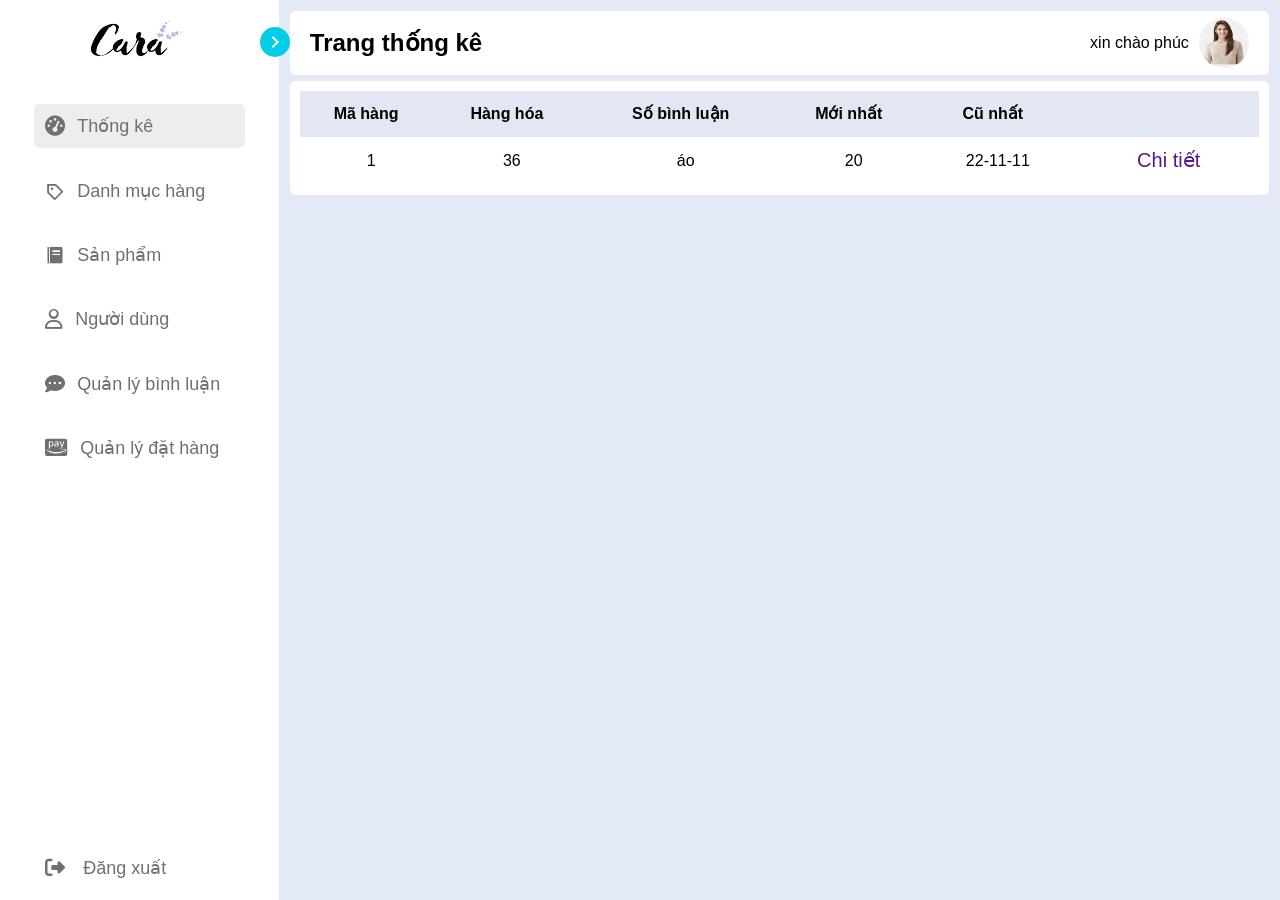
<file: view_quanly/manager_coment.html>
<!DOCTYPE html>
<html lang="en">

<head>
    <meta charset="UTF-8">
    <meta name="viewport" content="width=device-width, initial-scale=1.0">
    <link rel="stylesheet" href="css/style.css">
    <link rel="stylesheet" href="https://unpkg.com/boxicons@latest/css/boxicons.min.css">
    <link rel="stylesheet" href="https://cdnjs.cloudflare.com/ajax/libs/font-awesome/6.2.0/css/all.min.css"
        integrity="sha512-xh6O/CkQoPOWDdYTDqeRdPCVd1SpvCA9XXcUnZS2FmJNp1coAFzvtCN9BmamE+4aHK8yyUHUSCcJHgXloTyT2A=="
        crossorigin="anonymous" referrerpolicy="no-referrer" />
    <title>PAGE ADMIN</title>
</head>

<body>
    <nav class="slidebar" id="slidebars">
        <header>
            <div class="image_text">
                <span class="image">
                    <img src="image/logo-removebg-preview.png" alt="">
                </span>
            </div>
            <div onclick="change()" class="togeth bx bx-chevron-right" id="change">
            </div>

        </header>

        <div class="menu_bar">
            <div class="menu">
                <ul class="menu_link">
                    <li class="nav_link active" onclick="click_menu(1)">
                        <a href="" onclick="click_menu(1)">
                            <i class="fas fa-tachometer-alt"></i>
                            <span>Thống kê</span>
                        </a>
                    </li>
                    <li class="nav_link " onclick="click_menu(2)">
                        <a href="" onclick="click_menu(2)">
                            <i class='bx bx-purchase-tag'></i>
                            <span>Danh mục hàng</span>
                        </a>
                    </li>
                    <li class="nav_link" onclick="click_menu(3)">
                        <a href="">
                            <i class='bx bxs-food-menu'></i>
                            <span>Sản phẩm</span>
                        </a>
                    </li>
                    <li class="nav_link" onclick="click_menu(4)">
                        <a href="">
                            <i class="fa-regular fa-user"></i>
                            <span>Người dùng</span>
                        </a>
                    </li>
                    <li class="nav_link" onclick="click_menu(5)">
                        <a href="">
                            <i class="fa-solid fa-comment-dots"></i>
                            <span>Quản lý bình luận</span>
                        </a>
                    </li>
                    <li class="nav_link" onclick="click_menu(6)">
                        <a href="">
                            <i class="fa-brands fa-cc-amazon-pay"></i>
                            <span>Quản lý đặt hàng</span>
                        </a>
                    </li>
                    <li class="nav_link" id="log_out" onclick="click_menu(7)">
                        <a href="">
                            <i class="fa-solid fa-right-from-bracket"></i>
                            <span>Đăng xuất</span>
                        </a>
                    </li>
                </ul>
            </div>
        </div>
    </nav>
    <section class="home">

        <div class="title_home">
            <div class="contain_title_home">
                <div class="h_title_home">
                    <h2>Trang thống kê</h2>
                </div>
                <div class="user_admin">
                    <div class="text_admin">
                        <p>xin chào phúc</p>
                    </div>
                    <div class="image_admin">
                        <img src="image/3.jpg" alt="">
                    </div>
                </div>
            </div>
        </div>

        <form action="" class="form">
            <div class="bag_big_page_manager">
                <div class="table_page_manager_statistical">

                    <table class="table_manager_statistical">
                        <thead>
                            <tr>
                                <th>Mã hàng</th>
                                <th>Hàng hóa</th>
                                <th>Số bình luận</th>
                                <th>Mới nhất</th>
                                <th>Cũ nhất</th>
                                <th></th>
                            </tr>
                        </thead>

                        <tbody>
                            <tr>
                                <td>1</td>
                                <td>36</td>
                                <td>áo</td>
                                <td>20</td>
                                <td>22-11-11</td>
                                <td>
                                    <div class="hanhdong"> 
                                        <a href="">Chi tiết</a>
                                    </div>

                                </td>
                            </tr>
                        </tbody>

                    </table>
                </div>
                <div class="chose">
                    <div class="flex_chose">
                    </div>

                </div>
            </div>
        </form>
    </section>

</body>
<script src="https://code.jquery.com/jquery-3.7.1.min.js"
    integrity="sha256-/JqT3SQfawRcv/BIHPThkBvs0OEvtFFmqPF/lYI/Cxo=" crossorigin="anonymous"></script>
<script src="js_admin/admin.js"></script>
<script src="js_admin/jquery.js"></script>
</html>
</file>
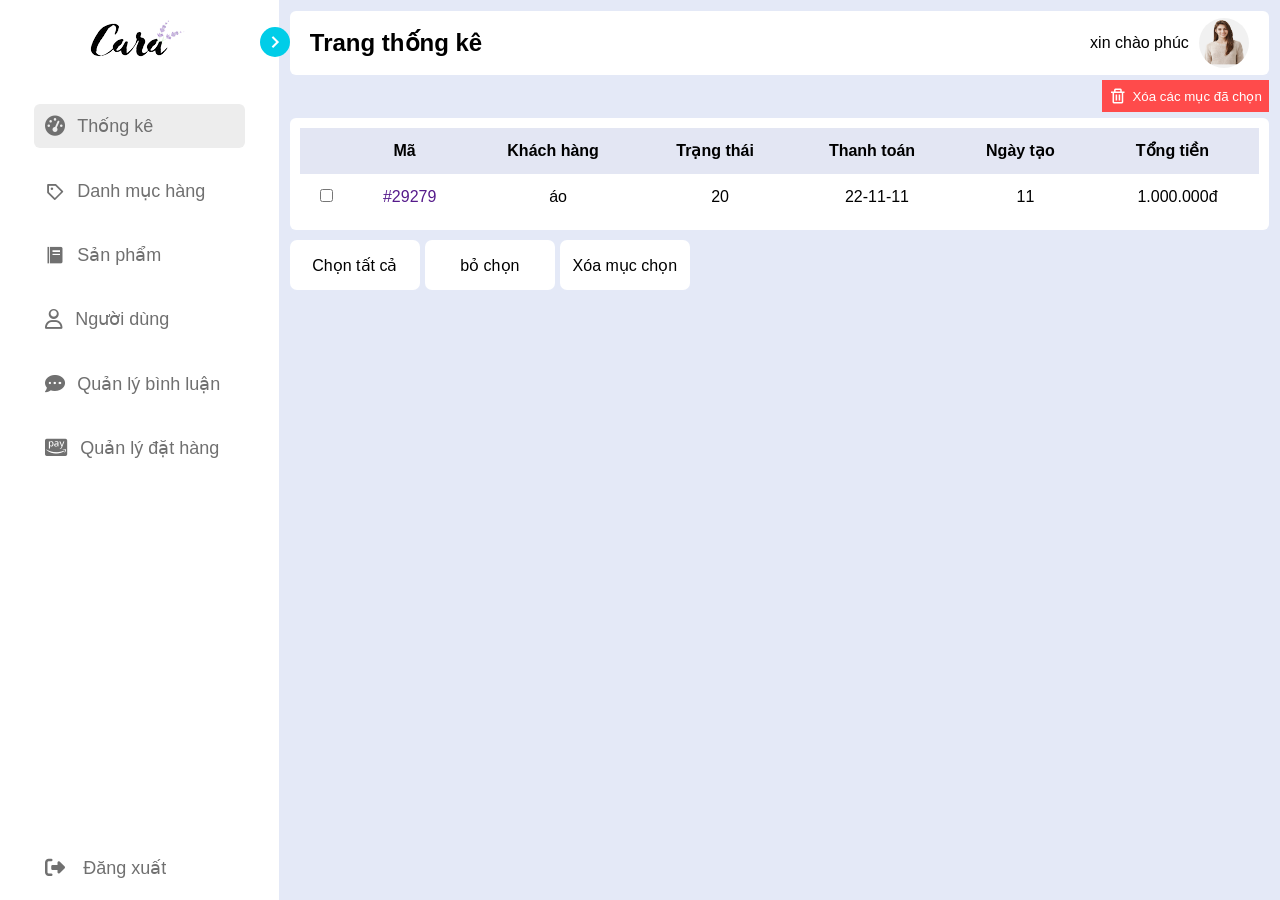
<file: view_quanly/manager_oder.html>
<!DOCTYPE html>
<html lang="en">

<head>
    <meta charset="UTF-8">
    <meta name="viewport" content="width=device-width, initial-scale=1.0">
    <link rel="stylesheet" href="css/style.css">
    <link rel="stylesheet" href="https://unpkg.com/boxicons@latest/css/boxicons.min.css">
    <link rel="stylesheet" href="https://cdnjs.cloudflare.com/ajax/libs/font-awesome/6.2.0/css/all.min.css"
        integrity="sha512-xh6O/CkQoPOWDdYTDqeRdPCVd1SpvCA9XXcUnZS2FmJNp1coAFzvtCN9BmamE+4aHK8yyUHUSCcJHgXloTyT2A=="
        crossorigin="anonymous" referrerpolicy="no-referrer" />
    <title>PAGE ADMIN</title>
</head>

<body>
    <nav class="slidebar" id="slidebars">
        <header>
            <div class="image_text">
                <span class="image">
                    <img src="image/logo-removebg-preview.png" alt="">
                </span>
            </div>
            <div onclick="change()" class="togeth bx bx-chevron-right" id="change">
            </div>

        </header>

        <div class="menu_bar">
            <div class="menu">
                <ul class="menu_link">
                    <li class="nav_link active" onclick="click_menu(1)">
                        <a href="" onclick="click_menu(1)">
                            <i class="fas fa-tachometer-alt"></i>
                            <span>Thống kê</span>
                        </a>
                    </li>
                    <li class="nav_link " onclick="click_menu(2)">
                        <a href="" onclick="click_menu(2)">
                            <i class='bx bx-purchase-tag'></i>
                            <span>Danh mục hàng</span>
                        </a>
                    </li>
                    <li class="nav_link" onclick="click_menu(3)">
                        <a href="">
                            <i class='bx bxs-food-menu'></i>
                            <span>Sản phẩm</span>
                        </a>
                    </li>
                    <li class="nav_link" onclick="click_menu(4)">
                        <a href="">
                            <i class="fa-regular fa-user"></i>
                            <span>Người dùng</span>
                        </a>
                    </li>
                    <li class="nav_link" onclick="click_menu(5)">
                        <a href="">
                            <i class="fa-solid fa-comment-dots"></i>
                            <span>Quản lý bình luận</span>
                        </a>
                    </li>
                    <li class="nav_link" onclick="click_menu(6)">
                        <a href="">
                            <i class="fa-brands fa-cc-amazon-pay"></i>
                            <span>Quản lý đặt hàng</span>
                        </a>
                    </li>
                    <li class="nav_link" id="log_out" onclick="click_menu(7)">
                        <a href="">
                            <i class="fa-solid fa-right-from-bracket"></i>
                            <span>Đăng xuất</span>
                        </a>
                    </li>
                </ul>
            </div>
        </div>
    </nav>
    <section class="home">

        <div class="title_home">
            <div class="contain_title_home">
                <div class="h_title_home">
                    <h2>Trang thống kê</h2>
                </div>
                <div class="user_admin">
                    <div class="text_admin">
                        <p>xin chào phúc</p>
                    </div>
                    <div class="image_admin">
                        <img src="image/3.jpg" alt="">
                    </div>
                </div>
            </div>
        </div>

        <form action="" class="form">
            <div class="delete_choose_oder">
                
                <button>
                    <i class='bx bx-trash'></i>
                    Xóa các mục đã chọn
                </button>
            </div>

            <div class="bag_big_page_manager">
                <div class="table_page_manager_statistical">

                    <table class="table_manager_statistical">
                        <thead>
                            <tr>
                                <th></th>
                                <th>Mã</th>
                                <th>Khách hàng</th>
                                <th>Trạng thái</th>
                                <th>Thanh toán</th>
                                <th>Ngày tạo</th>
                                <th>Tổng tiền</th>
                            </tr>
                        </thead>

                        <tbody>
                            <tr>
                                <td><input type="checkbox" name="" id="2"></td>
                                <td><a class="code_order" href="">#29279</a></td>
                                <td>áo</td>
                                <td>20</td>
                                <td>22-11-11</td>
                                <td>11</td>
                                <td>1.000.000đ</td>
                            </tr>
                        </tbody>

                    </table>
                </div>
                <div class="chose">
                    <div class="flex_chose">
                        <div class="choose_all" onclick="check_all()" id="choose_all">
                            <p>Chọn tất cả</p>
                        </div>
                        <div class="unchecker" onclick="deselect_all()" id="unchecker">
                            <p>bỏ chọn</p>
                        </div>
                        <div class="remove_choose">
                            <p>Xóa mục chọn</p>
                        </div>
                    </div>

                </div>
            </div>
        </form>
    </section>

</body>
<script src="https://code.jquery.com/jquery-3.7.1.min.js"
    integrity="sha256-/JqT3SQfawRcv/BIHPThkBvs0OEvtFFmqPF/lYI/Cxo=" crossorigin="anonymous"></script>
<script src="js_admin/admin.js"></script>
<script src="js_admin/jquery.js"></script>

</html>
</file>
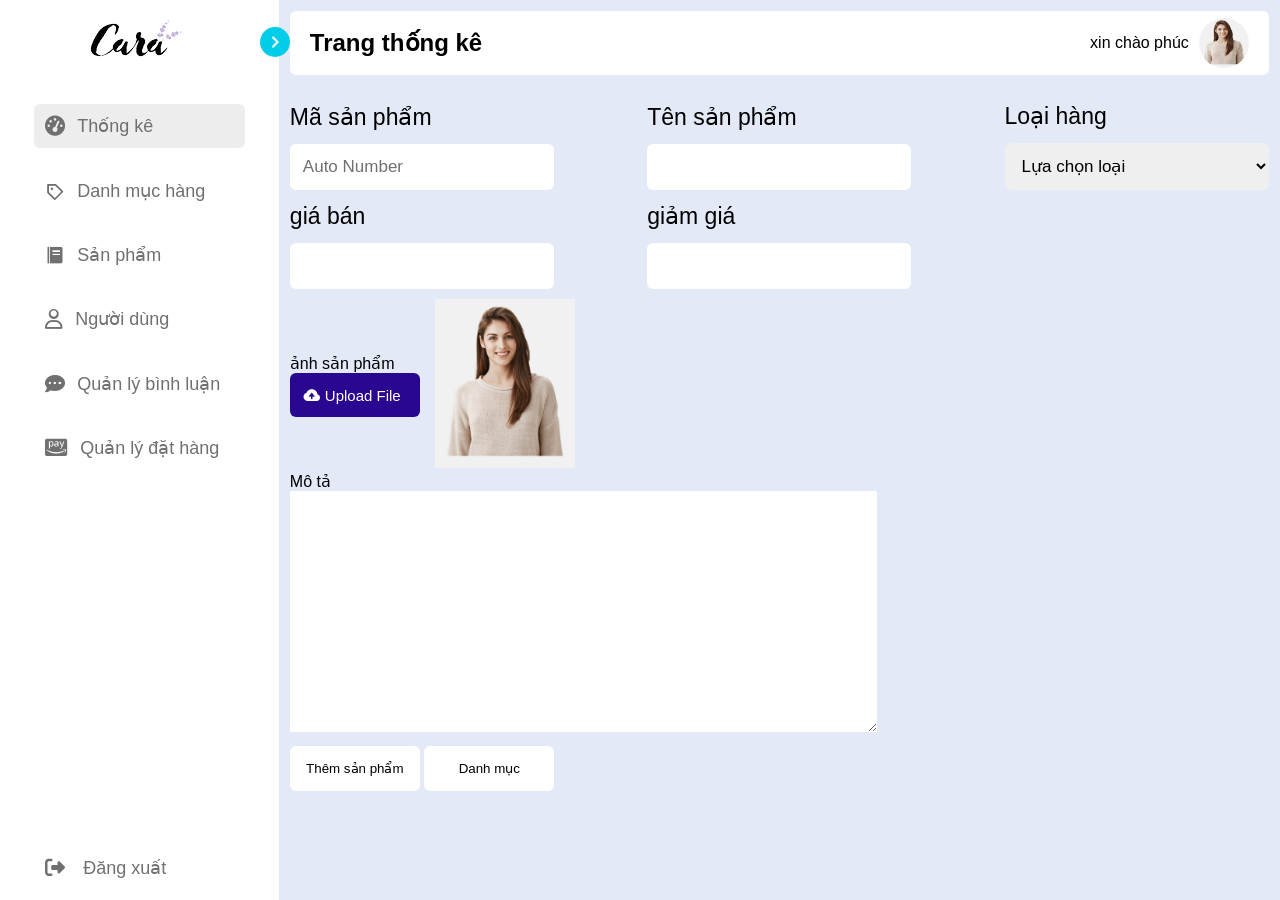
<file: view_quanly/more_prod.html>
<!DOCTYPE html>
<html lang="en">

<head>
    <meta charset="UTF-8">
    <meta name="viewport" content="width=device-width, initial-scale=1.0">
    <link rel="stylesheet" href="css/style.css">
    <link rel="stylesheet" href="https://unpkg.com/boxicons@latest/css/boxicons.min.css">
    <link rel="stylesheet" href="https://cdnjs.cloudflare.com/ajax/libs/font-awesome/6.2.0/css/all.min.css"
        integrity="sha512-xh6O/CkQoPOWDdYTDqeRdPCVd1SpvCA9XXcUnZS2FmJNp1coAFzvtCN9BmamE+4aHK8yyUHUSCcJHgXloTyT2A=="
        crossorigin="anonymous" referrerpolicy="no-referrer" />
    <title>PAGE ADMIN</title>
</head>

<body>
    <nav class="slidebar" id="slidebars">
        <header>
            <div class="image_text">
                <span class="image">
                    <img src="image/logo-removebg-preview.png" alt="">
                </span>
            </div>
            <div onclick="change()" class="togeth bx bx-chevron-right" id="change">
            </div>

        </header>

        <div class="menu_bar">
            <div class="menu">
                <ul class="menu_link">
                    <li class="nav_link active" onclick="click_menu(1)">
                        <a href="" onclick="click_menu(1)">
                            <i class="fas fa-tachometer-alt"></i>
                            <span>Thống kê</span>
                        </a>
                    </li>
                    <li class="nav_link " onclick="click_menu(2)">
                        <a href="" onclick="click_menu(2)">
                            <i class='bx bx-purchase-tag'></i>
                            <span>Danh mục hàng</span>
                        </a>
                    </li>
                    <li class="nav_link" onclick="click_menu(3)">
                        <a href="">
                            <i class='bx bxs-food-menu'></i>
                            <span>Sản phẩm</span>
                        </a>
                    </li>
                    <li class="nav_link" onclick="click_menu(4)">
                        <a href="">
                            <i class="fa-regular fa-user"></i>
                            <span>Người dùng</span>
                        </a>
                    </li>
                    <li class="nav_link" onclick="click_menu(5)">
                        <a href="">
                            <i class="fa-solid fa-comment-dots"></i>
                            <span>Quản lý bình luận</span>
                        </a>
                    </li>
                    <li class="nav_link" onclick="click_menu(6)">
                        <a href="">
                            <i class="fa-brands fa-cc-amazon-pay"></i>
                            <span>Quản lý đặt hàng</span>
                        </a>
                    </li>
                    <li class="nav_link" id="log_out" onclick="click_menu(7)">
                        <a href="">
                            <i class="fa-solid fa-right-from-bracket"></i>
                            <span>Đăng xuất</span>
                        </a>
                    </li>
                </ul>
            </div>
        </div>
    </nav>
    <section class="home">

        <div class="title_home">
            <div class="contain_title_home">
                <div class="h_title_home">
                    <h2>Trang thống kê</h2>
                </div>
                <div class="user_admin">
                    <div class="text_admin">
                        <p>xin chào phúc</p>
                    </div>
                    <div class="image_admin">
                        <img src="image/3.jpg" alt="">
                    </div>
                </div>
            </div>
        </div>
        <form action="" class="form_more_prod">
            <div class="big_input">
                <div class="input_flex_input1">
                    <div class="columns">
                        <label for="">Mã sản phẩm</label>
                        <div class="prod_code">
                            <p>Auto Number</p>
                        </div>
                    </div>
                    <div class="columns"><label for="">Tên sản phẩm</label>
                        <input type="text">
                    </div>
                    <div class="columns">
                        <label for="">Loại hàng</label>
                        <select name="" id="">
                            <option value="" selected>Lựa chọn loại</option>
                            <option value="">áo mùa hè</option>
                            <option value="">áo mùa đông</option>
                            <option value="">áo cọc tay</option>
                        </select>
                    </div>


                </div>
                <div class="input_flex_input1">
                    <div class="columns"><label for="">giá bán</label>
                        <input type="text">
                    </div>
                    <div class="columns">
                        <label for="">giảm giá</label>
                        <input type="text">
                    </div>
                    <div class="columns ">

                    </div>

                </div>
                <div class="flex_upload_describe">
                    <div class="upload_image_window">
                        <div class="upload_image">
                            <label for="">ảnh sản phẩm</label>
                            <button class="btn_upload">
                                <i class='bx bxs-cloud-upload'></i>Upload File
                                <input id="fileupload" type="file">
                            </button>
                        </div>
                        <div class="upload_img">
                            <img id="imgup" src="image/3.jpg" alt="">
                        </div>
                    </div>


                </div>
                <div class="describe">
                    <label for="">Mô tả</label><br>
                    <textarea name="" id="" cols="40" rows="11"></textarea>
                </div>
                <div class="button_more_prod">
                    <button>Thêm sản phẩm</button>
                    <a href="">
                        <button>Danh mục</button>
                    </a>
                </div>
            </div>
        </form>
    </section>

</body>
<script src="js_admin/admin.js"></script>
<script src="js_admin/jquery.js"></script>
<script>
    let img = document.getElementById('imgup')
    let input = document.getElementById('fileupload')
    input.onchange = (e) => {
        if (input.files[0]) {
            img.src = URL.createObjectURL(input.files[0])
        }
    }

</script>

</html>
</file>
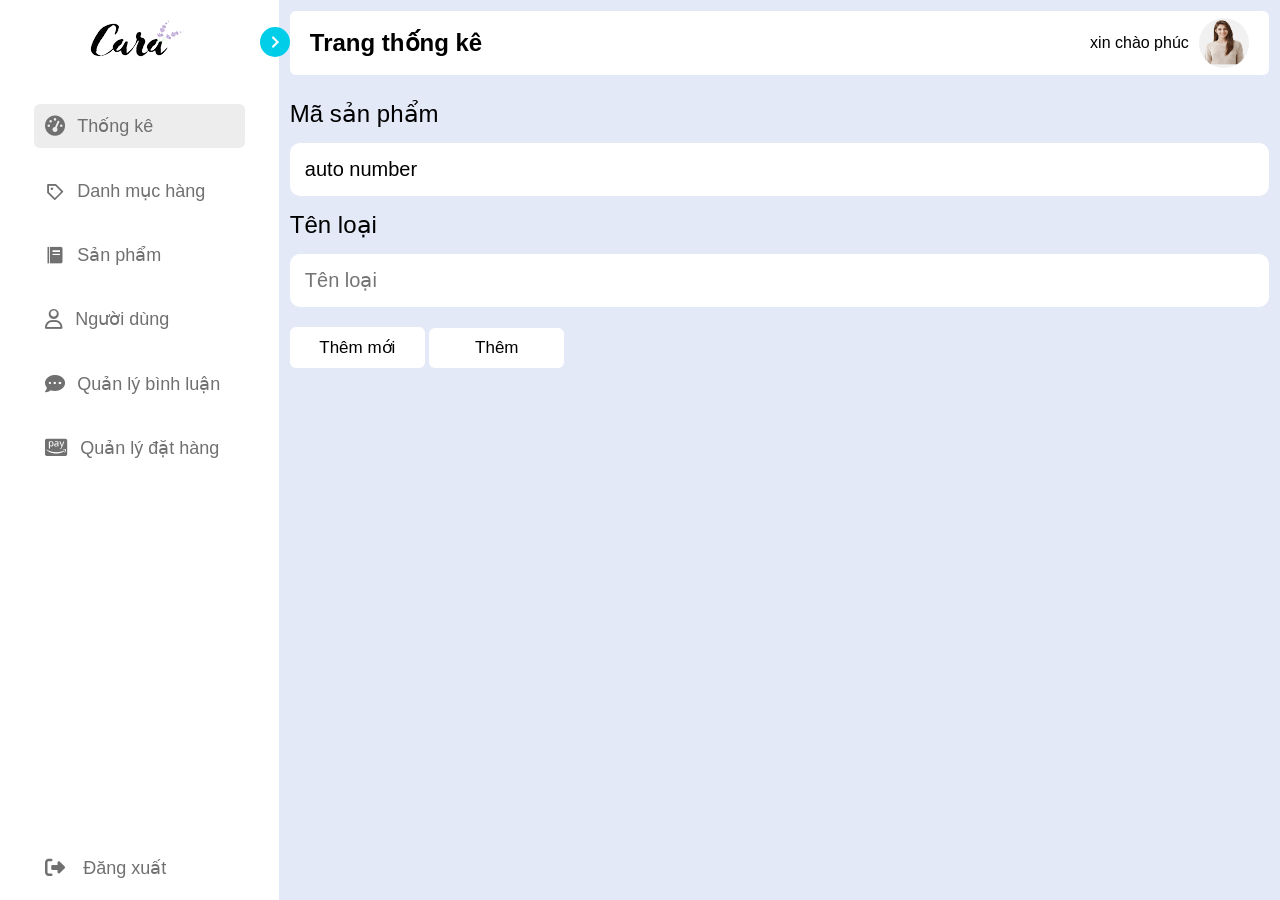
<file: view_quanly/more_prod_type.html>
<!DOCTYPE html>
<html lang="en">

<head>
    <meta charset="UTF-8">
    <meta name="viewport" content="width=device-width, initial-scale=1.0">
    <link rel="stylesheet" href="css/style.css">
    <link rel="stylesheet" href="https://unpkg.com/boxicons@latest/css/boxicons.min.css">
    <link rel="stylesheet" href="https://cdnjs.cloudflare.com/ajax/libs/font-awesome/6.2.0/css/all.min.css"
        integrity="sha512-xh6O/CkQoPOWDdYTDqeRdPCVd1SpvCA9XXcUnZS2FmJNp1coAFzvtCN9BmamE+4aHK8yyUHUSCcJHgXloTyT2A=="
        crossorigin="anonymous" referrerpolicy="no-referrer" />
    <title>PAGE ADMIN</title>
</head>

<body>
    <nav class="slidebar" id="slidebars">
        <header>
            <div class="image_text">
                <span class="image">
                    <img src="image/logo-removebg-preview.png" alt="">
                </span>
            </div>
            <div onclick="change()" class="togeth bx bx-chevron-right" id="change">
            </div>

        </header>

        <div class="menu_bar">
            <div class="menu">
                <ul class="menu_link">
                    <li class="nav_link active" onclick="click_menu(1)">
                        <a href="" onclick="click_menu(1)">
                            <i class="fas fa-tachometer-alt"></i>
                            <span>Thống kê</span>
                        </a>
                    </li>
                    <li class="nav_link " onclick="click_menu(2)">
                        <a href="" onclick="click_menu(2)">
                            <i class='bx bx-purchase-tag'></i>
                            <span>Danh mục hàng</span>
                        </a>
                    </li>
                    <li class="nav_link" onclick="click_menu(3)">
                        <a href="">
                            <i class='bx bxs-food-menu'></i>
                            <span>Sản phẩm</span>
                        </a>
                    </li>
                    <li class="nav_link" onclick="click_menu(4)">
                        <a href="">
                            <i class="fa-regular fa-user"></i>
                            <span>Người dùng</span>
                        </a>
                    </li>
                    <li class="nav_link" onclick="click_menu(5)">
                        <a href="">
                            <i class="fa-solid fa-comment-dots"></i>
                            <span>Quản lý bình luận</span>
                        </a>
                    </li>
                    <li class="nav_link" onclick="click_menu(6)">
                        <a href="">
                            <i class="fa-brands fa-cc-amazon-pay"></i>
                            <span>Quản lý đặt hàng</span>
                        </a>
                    </li>
                    <li class="nav_link" id="log_out" onclick="click_menu(7)">
                        <a href="">
                            <i class="fa-solid fa-right-from-bracket"></i>
                            <span>Đăng xuất</span>
                        </a>
                    </li>
                </ul>
            </div>
        </div>
    </nav>
    <section class="home">

        <div class="title_home">
            <div class="contain_title_home">
                <div class="h_title_home">
                    <h2>Trang thống kê</h2>
                </div>
                <div class="user_admin">
                    <div class="text_admin">
                        <p>xin chào phúc</p>
                    </div>
                    <div class="image_admin">
                        <img src="image/3.jpg" alt="">
                    </div>
                </div>
            </div>
        </div>
        <div class="more_product_type">
            <form action="" class="form_prod_type">
                <label for="">Mã sản phẩm</label>
                <div class="atuo_number" >
                    <p>auto number</p>
                </div>
                <label for="">Tên loại</label>
                <input type="text" placeholder="Tên loại">
                <div class="btn_sbm">
              
                        <button>Thêm mới</button>

                    <a href="#">
                        <button>Thêm</button>
                    </a>
                </div>


            </form>
        </div>
    </section>

</body>
<script src="js_admin/admin.js"></script>

</html>
</file>
<file: style.css>
@import url("https://fonts.googleapis.com/css2?family=Spartan:wght@100;200;300;400;500;600;700;800;900&display=swap");
* {
  margin: 0;
  padding: 0;
  box-sizing: border-box;
  font-family: "Spartan", sans-serif;
}

/* Global Styles */

h1 {
  font-size: 50px;
  line-height: 64px;
  color: #222;
}

h2 {
  font-size: 46px;
  line-height: 54px;
  color: #222;
}

h4 {
  font-size: 20px;
  color: #222;
}

h6 {
  font-weight: 700;
  font-size: 12px;
}

p {
  font-size: 16px;
  color: #465b52;
  margin: 15px 0 20px 0;
}

.section-p1 {
  padding: 40px 80px;
}

.section-m1 {
  margin: 40px 0;
}

button.normal{
  font-size: 14px;
  font-weight: 600;
  padding: 15px 30px;
  background-color: #fff;
  border-radius: 4px;
  color: #000;
  cursor: pointer;
  border:none;
  outline: none;
  transition: 0.2s;
}

body {
  width: 100%;
}

/*  Header start  */
#header{
  display: flex;
  align-items: center;
  justify-content: space-between;
  padding: 20px 60px;
  background: #e3e6f3;
  box-shadow: 0 5px 15px rgba(0,0,0,0.06);
  z-index: 999;
  position: sticky;
  top: 0;
  left: 0;
}

#navbar{
  display: flex;
  align-items: center;
  justify-content: center;
}
#navbar li{
  list-style: none;
  padding: 0 20px;
  position: relative;
}
#navbar li a{
  text-decoration: none;
  font-size: 16px;
  font-weight: 600;
  color: #1a1a1a;
  transition: 0.3s ease;
}
#navbar li a:hover,
#navbar li a.active{
  color:#088178;
}
#navbar li a.active::after, 
#navbar li a:hover::after{
  content: "";
  width: 30%;
  height: 2px;
  background: #088178;
  position: absolute;
  bottom: -4px;
  left: 20px;
}


/*  Home page  */
#hero{
  background-image: url("img/hero4.png");
  height: 90vh;
  width: 100%;
  background-size: cover;
  background-position: top 25% right 0;
  padding: 0 80px;
  display: flex;
  flex-direction: column;
  align-items: flex-start;
  justify-content: center;
}

#hero h4{
  padding-bottom: 15px;
}
#hero h1{
  color: #088178;
}
#hero button{
  background-image: url(img/button.png);
  background-color: transparent;
  color: #088178;
  border: 0;
  padding:14px 80px 14px 65px;
  background-repeat: no-repeat;
  font-weight: 700;
  font-size: 15px;
}
#feature .fe-box{
  width: 180px;
  text-align: center;
  padding: 25px 15px;
  box-shadow: 20px 20px 34px rgba(0,0,0,0.03);
  border: 1px solid #cce7d0;
  border-radius:4px;
  margin: 15px 0;
}
#feature .fe-box:hover{
  box-shadow: 10px 10px 54px rgba(70,62,221,0.1);
}
#feature .fe-box h6{
  display: inline-block;
  padding: 9px 8px 6px 8px;
  line-height: 1;
  border-radius: 4px;
  color: #088178;
  background-color: #fddde4;
}
#feature .fr-box h6{
  width: 100%;
  margin-bottom: 10px;
}
#feature{
  display: flex;
  align-items: center;
  justify-content: space-between;
  flex-wrap: wrap;
}
#feature .fr-box:nth-child(2) h6{
  background-color: #fddde4;
}
#feature .fr-box:nth-child(3) h6{
  background-color: #d1e8f2;
}
#feature .fr-box:nth-child(4) h6{
  background-color: #cdd4f8;
}
#feature .fr-box:nth-child(5) h6{
  background-color: #f6dbf6;
}
#feature .fr-box:nth-child(6) h6{
  background-color: #fff2e5;
}

#product1{
  text-align: center;
}
#product1 .pro-container{
  display: flex;
  justify-content: space-between;
  padding-top: 20px;
  flex-wrap: wrap;
}
#product1 .pro{
  width: 23%;
  padding: 10px 12px;
  min-width: 250px;
  border: 1px solid #cce7d0;
  border-radius: 20px;
  cursor: pointer;
  box-shadow: 20px 20px 30px rgba(0,0,0,0.02);
  margin: 15px 0;
  transition: 0.2s ease;
  position: relative;
}
#product1 .pro:hover{
  box-shadow: 20px 20px 30px rgba(0,0,0,0.06);
}
#product1 .pro img{
  width: 100%;
  border-radius: 20px;
}
#product1 .pro .des{
  text-align: start;
  padding: 10px 0;
}
#product1 .pro .des span{
  color:#606063;
  font-size: 12px;
}
#product1 .pro .des h5{
  padding-top: 7px;
  color: #1a1a1a;
  font-size: 14px;
}
#product1 .pro .des i{
  font-size: 12px;
  color: rgba(243, 181, 25); 
}
#product1 .pro .des h4{
  padding-top: 7px;
  font-size: 15px;
  font-weight: 700;
  color:#088178;
}
#product1 .pro .cart{
  width: 40px;
  height: 40px;
  line-height: 40px;
  border-radius: 50px;
  background-color: #e8f6ea;
  font-weight: 700;
  color: #088178;
  border: 1px solid #cce7d0;
  position: absolute;
  bottom: 20px;
  right: 10px;
}

#banner{
  display: flex;
  flex-direction: column;
  justify-content: center;
  align-items: center;
  text-align: center;
  background-image: url("img/banner/b2.jpg");
  width: 100%;
  height: 40vh;
  background-color: cover;
  background-position: center;
}
#banner h4{
  color: #fff;
  font-size: 16px;
}
#banner h2{
  color:#fff;
  font-size: 30px;
  padding: 10px 0;
}
#banner h2 span{
  color: #ef3636;
}
#banner button:hover{
  background: #088178;
  color: #fff;
}
#sm-banner{
  display:flex;
}
#sm-banner .banner-box{
  display: flex;
  flex-direction: column;
  justify-content: center;
  align-items: flex-start;
  text-align: center;
  background-image: url("img/banner/b17.jpg");
  width: 80%;
  height: auto;
  background-color: cover;
  padding: 30px;
  margin-right: 10px;
}
#sm-banner .banner-box2{
  background-image: url("img/banner/b10.jpg");
}

.banner-box h4{
  color:#fff;
  font-size: 20px;
  font-weight: 300;
}
.banner-box h2{
  color:#fff;
  font-size: 28px;
  font-weight: 800;
}

#sm-banner span{
  color:#fff;
  font-size: 14px;
  font-weight: 500;
  padding-bottom: 15px;
}
button.white{
  font-size: 13px;
  font-weight: 600;
  padding: 11px 18px;
  background-color: transparent;
  border-radius: 4px;
  border: 1px solid #fff;
  color: #fff;
  cursor: pointer;
  outline: none;
  transition: 0.2s;
}
#sm-banner .banner-box:hover button{
  background: #088178;
  border: 1px solid #088178;
}
#banner3{
  display: flex;
  flex-wrap: wrap;
}
#banner3 .banner-box{
  display: flex;
  flex-direction: column;
  justify-content: center;
  align-items: flex-start;
  background-image: url("img/banner/b7.jpg");
  width: 30%;
  height: auto;
  background-color: cover;
  background-position: center;
  padding: 20px;
  background-position: center;
  margin-bottom: 20px;
}
#banner3 .banner-box2{
  background-image: url("img/banner/b4.jpg");

}
#banner3 .banner-box3{
  background-image: url("img/banner/b18.jpg");
  
}
#banner3 h2{
  color:#fff;
  font-weight: 900;
  font-size: 22px;
}
#banner3 h3{
  color:#ec544e;
  font-weight: 800;
  font-size: 15px;
}
#banner3{
  display: flex;
  justify-content: space-between;
  flex-wrap: wrap;
  padding: 0 80px;
}
#newsletter{
  display: flex;
  justify-content:space-between;
  flex-wrap: wrap;
  align-items: center;
  background-image: url("img/banner/b14.png");
  background-repeat: no-repeat;
  background-position: 20% 30%;
  background-color: #041e42;
}
#newsletter h4{
  font-size: 22px;
  font-weight: 700;
  color: #fff;
}
#newsletter p{
  font-size: 14px;
  font-weight: 600;
  color: #818ea0;
}
#newsletter p span{
  color: #ffbd27;
}
#newsletter .form{
  display: flex;
  width: 40%;
}
#newsletter input{
  height: 3.125rem;
  padding: 0 1.25em;
  font-size: 14px;
  width: 100%;
  border: 1px solid transparent;
  border-radius: 4px;
  outline: none;
  border-top-right-radius: 0;
  border-bottom-right-radius: 0;
}
#newsletter button{
  background-color: #088178;
  color:#fff;
  white-space: nowrap;
  border-top-left-radius: 0;
  border-bottom-left-radius: 0;
}

footer{
  display: flex;
  flex-wrap: wrap;
  justify-content: space-between;
}

footer .col{
  display: flex;
  flex-direction: column;
  align-items: flex-start;
  margin-bottom: 20px;
}

footer .logo{
  margin-bottom: 30px;
}

footer h4{
  font-size: 14px;
  padding-bottom: 20px;
}

footer p{
  font-size: 13px;
  margin: 0 0 8px;
}

footer a{
  font-size: 13px;
  text-decoration: none;
  color: #222;
  margin-bottom: 10px;
}

footer .follow{
  margin-top: 20px;
}

footer .follow i{
  color: #465b52;
  padding-right: 4px;
  cursor: pointer;
}

footer .install .row img{
  border: 1px solid #088178;
  border-radius: 6px;
}

footer .install img{
  margin: 10px 0 15px 0;
}

footer .follow i:hover, 
footer a:hover{
  color: #088178;
}

footer .copyright{
  width: 100%;
  text-align: center;
}
.flex_menu{
  display: flex;
}
.cart_menu{
  display: flex;
  align-items: center;
}
.multi_level_menu{
  display: none;
}
.x_menu_mobile{
  display: none;
}
.cart_menu {
  list-style: none;
}
.flex_menu .cart_menu li a{
  color: #000;
}
/* Start Media Query */
@media (max-width: 673px){
  #product1 .pro-container{
    justify-content: space-around;
  }
}
@media (max-width: 703px){
  #banner3{
    display: flex;
    flex-wrap: wrap;
    justify-content:space-around;
  }
  #banner3 .banner-box{
    width: 220px;
    height: 210px;
  }
}

@media (max-width: 871px){
  .multi_level_menu{
    display: block;
    cursor: grab;
  }
  .x_menu_mobile{
    width: 30px;
    height: 30px;
    background-color: white;
    border-radius: 50%;
    text-align: center;
    padding-top: 8px;
    display: block;
    cursor: grab;
  }
  .contructer{
    overflow: hidden;
    position: relative;
  }
  #header{
    position: fixed;
    width: 100%;
  }
  #navbar{
    width: 100%;
    height: auto;
    background-color: #c9cbce;
    position: absolute;
    flex-direction: column;
    top: -350px;
    left: 0px;
    transition: 0.5s ease-in-out;
    /* display: flex;
    flex-direction: column;
    align-items: flex-start;
    justify-content: flex-start; */
    /* position: fixed;
    top: 0;
    right: -300px;
    height: 100vh;
    width: 300px; */
    /* background-color: #e3e6f3;
    box-shadow: 0 40px 60px rgba(0,0,0,0.1);
    padding: 80px 0 0 10px; */
  }
  #navbar li{
    margin-bottom: 15px;
    margin-top: 10px;
  }
}
@media (max-width:1180px){
  #sm-banner{
    flex-wrap: wrap;
    align-items: center;
    justify-content: center;
  }
  #sm-banner .banner-box{
    margin-bottom: 10px;
  }

}
@media (max-width:1078px){
  #prodetails{
    /* display: flex; */
    justify-content: center;
    margin-top: 20px;
    flex-wrap: wrap;
    flex-direction: column;
  }
  #about-head{
   flex-direction: column;
  }
  #prodetails .single-pro-image{
    width: 80%;
  }
  /* .single-pro-details .span{
    width: 100%;
  } */
}

/*----------  shop page  ------------------*/
#page-header{
  background-image: url(img/banner/b1.jpg);
  width: 100%;
  height: 40vh;
  background-size: cover;
  display: flex;
  justify-content: center;
  align-items: center;
  flex-direction: column;
  padding: 14px;
}
#page-header h2,
#page-header p{
  color: #fff;
}

#pagination{
  text-align: center;

}
#pagination a{
  text-decoration: none;
  background-color: #088178;
  padding: 15px 20px;
  border-radius: 4px;
  color: #fff;
  font-weight: 600;
}
#pagination a i{
  font-size: 16px;
  font-weight: 600;
}

/*  Single Product */
#prodetails{
  display: flex;
  margin-top: 20px;
justify-content: space-around;
}
#product1 h2{
  font-size: 30px;
}
#MainImg{
  width: 100%;
}
.small-img-col img{
  width: 100%;
  /* margin-right: 7px; */
}
#prodetails .single-pro-image{
  width: 55%;
  margin-right: 50px;
} 

.small-img-group{
  display: flex;
  justify-content: space-between;
}
.small-img-col{
  flex-basis: 24%;
  cursor: pointer;
}

#prodetails .single-pro-details{
  width: 100%;
  /* padding-top: 30px; */
}
#prodetails .single-pro-details h4{
  padding: 40px 0 20px 0;
}
#prodetails .single-pro-details h2{
  font-size: 26px;
}
#prodetails .single-pro-details select{
  display: block;
  padding: 5px 10px;
  margin-bottom: 10px;
}
#prodetails .single-pro-details input{
  width: 50px;
  height: 47px;
  padding-left: 10px;
  font-size: 16px;
  margin-right: 10px;
}
#prodetails .single-pro-details input:focus{
  outline: none;
}
#prodetails .single-pro-details button{
  background-color: #088178;
  color: #fff;
}
#prodetails .single-pro-details .Content_restrictions span{

  line-height: 25px;
}


/*  Blog page */
#page-header.blog-header{
  background-image: url(img/banner/b19.jpg);
  
}
#blog{
  padding: 150px 150px 0 150px;
}
#blog .blog-box{
  display: flex;
  align-items: center;
  width: 100%;
  position: relative;
  padding-bottom: 100px;
}


#blog .blog-img{
  width: 50%;
  margin-right: 40px;
}
#blog img{
  width: 100%;
  height: 300px;
  object-fit: cover;
}
#blog .blog-details{
  width: 50%;
  
}
#blog .blog-details a{
  text-decoration: none;
  font-size: 11px;
  color: #000;
  font-weight: 700;
  position: relative;
  transition:0.3s ;
}
#blog .blog-details a::after{  /* continue reading ---- */
  content: "";
  width: 50px;
  height: 1px;
  background-color: #000;
  position: absolute;
  top: 4px;
  right: -60px;

}
#blog .blog-details a:hover{
  color: #088178;
}
#blog .blog-details a:hover::after{
  background-color: #088178;
}
#blog .blog-details h1{
  position: absolute;
  top: -40px;
  left: 0;
  font-size:70px;
  font-weight: 700;
  color: #c9cbce;
  z-index: -9;
}

/* About Page */
#page-header.about-header{
  background-image: url(img/about/banner.png);
}
#about-head{
  display: flex;
  align-items: center;
  justify-content: space-between;
}
#about-head h2{
 font-size: 25px;
}
#about-app{
  text-align: center;
}
#about-app h1{
  font-size: 25px;
}
#about-head img{
  width: 50%;
  height: auto;
}
#about-head div{
  padding-left: 20px;
  /* padding-top: 10px; */
}
#about-app .video{
  width: 70%;
  height: 100%;
  margin: 30px auto 0 auto;
}
#about-app .video video{
  width: 100%;
  height: 100%;
  border-radius: 20px;
}

/* contact page */
#contact-details{
  display: flex;
  align-items: center;
  justify-content: space-around;
  flex-wrap: wrap;
}
/* #contact-details .details{
  
} */
#contact-details .details h2{
  max-width: 500px;
}
#contact-details .details span,
#from-details form span{
  font-size: 12px;
}
#contact-details .details h2,
#from-details form h2{
  font-size: 26px;
  line-height: 35px;
  padding: 20px 0;
}
#contact-details .details h3{
  font-size: 16px;
  padding-bottom: 15px;
}
#contact-details .details li{
  list-style: none;
  display: flex;
  padding: 10px 0;
}
#contact-details .details li i{
  font-size: 14px;
  padding-right: 22px;
} 
#contact-details .details li p{
  margin: 0;
  font-size: 14px;
} 
#contact-details .map{
height: 220px;
}
#contact-details .map iframe{
  width: 100%;
  height: 100%;
}
#from-details{
  display: flex;
  justify-content: space-around;
  /* margin: 30px;
  padding: 80px; */
  align-items: center;
  border:1px solid #e1e1e1;
  flex-wrap: wrap;
}
#from-details form{
  width: 65%;
  display: flex;
  flex-direction: column;
  align-items: flex-start;
}
#from-details form input,
#from-details form textarea{
  width: 100%;
  padding: 12px 15px;
  outline: none;
  margin-bottom: 20px;
  border: 1px solid #e1e1e1; 
}
#from-details form textarea{
  max-width: 100%;
}
#from-details form button{
  background-color: #088178;
  color: #fff;
}
#from-details .people{
margin-top: 10px;
}
#from-details .people div{
  padding-bottom: 25px;
  display: flex;
  align-items: flex-start;
}
#from-details .people div img{
  width: 65px;
  height: 65px;
  object-fit: cover;
  margin-right: 15px;
}
#from-details .people div p{
  margin: 0;
  font-size: 13px;
  line-height: 25px;
}
#from-details .people div p span{
  display: block;
  font-weight: 600;
  font-size: 16px;
  color: #000;
}

/* Cart page */
#cart table{
  width: 100%;
  border-collapse: collapse;
  table-layout: fixed;
  /* white-space: nowrap; */
}
/* #cart table 
tbody
tr{

} */

#cart table img{
  width: 70px;
}
#cart table td:nth-child(1){
  width: 100px;
  text-align: center;
}
#cart table td:nth-child(2){
  width: 150px;
  text-align: center;
}
#cart table td:nth-child(3){
  width: 250px;
  text-align: center;
}
#cart table td:nth-child(4),
#cart table td:nth-child(5),
#cart table td:nth-child(6){
  width: 150px;
  text-align: center;
}
#cart table td:nth-child(5) input{
  width: 70px;
  padding: 10px 5px 10px 15px;
}
#cart table thead{
  border: 1px solid #e2e9e1;
  border-left: none;
  border-right: none;
}
#cart table thead td{
  font-weight: 700;
  text-transform: uppercase;
  font-size: 13px;
  padding: 18px 0;
}
#cart table tbody tr td{
  padding-top: 15px;
}
#cart table tbody td{
  font-size: 13px;
}

#cart-add{
  display: flex;
  flex-wrap: wrap;
  justify-content: space-between;
}
#coupon{
  width: 50%;
  margin-bottom: 30px;
}
#coupon h3,
#subtotal h3{
  padding-bottom: 15px;
}
#coupon input{
  padding: 10px 20px;
  outline: none;
  width: 60%;
  margin-right: 10px;
  border: 1px solid #e2e9e1;
}
#coupon button,
#subtotal button{
  background-color:#088178;
  color: #fff;
}
#subtotal{
  width: 50%;
  /* margin-bottom: 30px; */
  /* border: 1px solid #e2e9e1; */
  padding: 30px;
}
.cart-add{
  width: 1000px;
}
#subtotal table{
  border-collapse: collapse;
  width: 100%;
  margin-bottom: 20px;
}
#subtotal table td{
  width: 50%;
  border: 1px solid #e2e9e1;
  padding: 10px;
  font-size: 13px;
}
#cart .form_cap_nhat{
  margin-top: 10px;
}
#cart .form_cap_nhat button{
 background-color: #088178;
 color: white;
 border-radius: 2px;
 height: 40px;
 border: none;
}
#cart{
  overflow: auto;
}
#cart table thead tr td:nth-child(1),
#cart table thead tr td:nth-child(2),
#cart table tbody tr td:nth-child(1),
#cart table tbody tr td:nth-child(2){
  position: sticky;
}
.form_cap_nhat{
  position: sticky;
}
</file>
<file: view_quanly/css/style.css>
* {
    margin: 0px;
    padding: 0px;
    outline: none;
    border: none;
    box-sizing: border-box;
    font-family: "popinns", sans-serif;
}

.slidebar {
    position: sticky;
    top: 0;
    left: 0;
    bottom: 0;
    width: 350px;
    height: 100vh;
    padding: 10px 14px;
    background-color: rgb(255, 255, 255);
    transition: all 0.3s ease-out;
}

header .image_text {
    padding: 10px 10px;
}

.slidebar header {
    padding-left: 35px;
    position: relative;
    display: flex;
    align-items: center;
    justify-content: center;
}

.slidebar header .togeth {
    position: absolute;
    right: -25px;
    width: 30px;
    height: 30px;
    background-color: rgb(0, 205, 232);
    border-radius: 50%;
    display: flex;
    align-items: center;
    justify-content: center;
    color: white;
    z-index: 100;
}

.slidebar header .togeth i {
    font-size: 20px;
}

.menu_bar .menu .menu_link {
    padding: 10px 10px;
}

.menu_bar .menu .menu_link .nav_link {
    list-style: none;
    padding: 0.7rem;
    margin: 10px;
    margin-top: 20px;
    border-radius: 6px;
    overflow: hidden;
    display: flex;
    transition: all 0.3s ease;
}

.menu_bar .menu .menu_link .nav_link a {
    text-decoration: none;
    display: flex;
    align-items: center;
}

.menu_bar .menu .menu_link .nav_link a i {
    padding-right: 12px;
    font-size: 20px;
    color: #707070;
}

.menu_bar .menu .menu_link .nav_link a span {
    font-size: 18px;
    color: #707070;
    white-space: nowrap;
    overflow: hidden;
}

.menu_bar .menu .menu_link .nav_link:hover,
.active {
    background-color: rgb(181, 181, 181);
    transition: all 0.3s linear;
}

.active,
.menu_bar .menu .menu_link .nav_link:hover,
.menu_bar .menu .menu_link #log_out:hover {
    background-color: rgb(237, 237, 237);
    transition: all 0.3s linear;
}

#change {
    font-size: 25px;
    cursor: grab;
}

#log_out {
    position: absolute;
    width: 55%;
    bottom: 0;
    overflow: hidden;
    display: flex;
    list-style: none;
    border-radius: 6px;
    transition: all 0.3s ease;
    margin: 10px;
}

#log_out a {
    overflow: hidden;
    text-decoration: none;
    color: white;
}

#log_out a span {
    overflow: hidden;
    color: #707070;
    padding-left: 6px;
}

.active::after {
    background-color: rgb(181, 181, 181);
    transition: all 0.4s linear;
}

body {
    display: flex;
}

.home {
    width: 100%;
    height: auto;
    top: 0;
    background-color: #E4E9F7;
    padding: 0.7rem;
}

/* CSS phần đầu trang */
.home .title_home {
    background-color: #ffffff;
    border-radius: 6px;
}

.home .title_home .contain_title_home {
    display: flex;
    justify-content: space-between;
    align-items: center;
    padding: 7px 20px;
}

.home .title_home .user_admin {
    display: flex;
    align-items: center;
}

.user_admin .image_admin {
    display: flex;
    align-items: center;
}

.user_admin .image_admin img {
    width: 50px;
    height: 50px;
    border-radius: 50%;
    margin-left: 10px;
}

/* Css page_manager_statistical */
.table_manager_statistical {
    width: 950%;
    margin: 10px;
}

.table_manager_statistical {
    border-collapse: collapse;
}

.table_manager_statistical thead {
    background-color: #e3e6f3;
}

.table_manager_statistical td,
th {
    padding: 8px 0px;
    line-height: 30px;
}

.table_manager_statistical td {
    padding-left: 10px;
    text-align: center;
}

.table_manager_statistical tbody tr:nth-of-type(even) {
    background-color: #ececec;
}

.bag_big_page_manager {
    display: flex;
    justify-content: space-between;
    flex-wrap: wrap;
    width: 100%;
    margin-top: 6px;
}

.table_page_manager_statistical {
    width: 100%;
    height: auto;
    background-color: white;
    border-radius: 6px;
    display: flex;
    justify-content: center;
}

/*view_block*/

.number_of_parts {
    position: relative;
    width: 100%;
    margin-top: 10px;
}

.block_parts {
    display: flex;
    justify-content: space-between;
    flex-wrap: wrap;
}

.block_parts .product_block,
.view_block,
.coment_block,
.order_block {
    width: 37vh;
    height: auto;
    background-color: #ffffff;
    margin: 10px 0px;
    border-radius: 6px;
    display: flex;
    align-items: center;
    justify-content: space-evenly;
    padding: 25px 20px;
}

.block_parts .product_block .bx-food-menu,
.view_block .fa-regular,
.coment_block .fa-comments,
.order_block .bx-cart-alt {
    font-size: 26px;
}

.text_block_parts {
    display: flex;
    flex-direction: column;
}

.text_block_parts h4 {
    font-size: 25px;
}

.text_block_parts p {
    color: #707070;
    margin-top: 5px;
}

/* chart  */
.chart_stastiscal {
    position: relative;
    width: 100%;
    display: grid;
    grid-template-columns: 1fr 2fr;
    grid-gap: 30px;
}

.chart_stastiscal .chart_box1,
.chart_box2 {
    position: relative;
    background-color: #ffffff;
    padding: 5px;
    width: 100%;
    border-radius: 10px;
}

.form {
    width: 100%;
}

/*CSS loại sản phẩm*/
.chose {
    display: flex;
    margin-top: 10px;
}

.chose .choose_all,
.unchecker,
.remove_choose,
.more {
    width: 130px;
    height: 50px;
    background-color: white;
    display: flex;
    align-items: center;
    justify-content: center;
    margin-right: 5px;
    border-radius: 7px;
    cursor: grab;
}

.chose a {
    text-decoration: none;
    color: black;
}

.more_product_type {
    margin-top: 10px;
}

.form_prod_type .atuo_number {
    width: 100%;
    background-color: #ffffff;
    height: auto;
    padding: 15px;
    border-radius: 10px;
    font-size: 20px;
}

.more_product_type .form_prod_type {
    display: flex;
    flex-direction: column;
}

.more_product_type .form_prod_type label {
    font-size: 24px;
    margin: 15px 0px;
}

.more_product_type .form_prod_type input {
    padding: 15px;
    border-radius: 10px;
    font-size: 20px;
}

.form_prod_type .btn_sbm {
    margin-top: 20px;
}

.form_prod_type .btn_sbm button {
    width: 135px;
    height: auto;
    padding: 10px;
    font-size: 17px;
    background-color: white;
    border-radius: 6px;
}

.flex_chose {
    display: flex;
}

.chose {
    display: flex;
    justify-content: space-between;
    align-items: center;
    width: 100%;
    flex-wrap: wrap;
}

.pagination .ul_pagination {
    display: flex;
}

.pagination .ul_pagination li {
    list-style: none;
}

.pagination .ul_pagination li a {
    padding: 11px;
    background-color: #707070;
    margin: 0px 1px;
    font-size: 22px;
    border-radius: 6px;
    color: #ffffff;
}

.hanhdong a {
    padding: 10px;
    border-radius: 5px;
}

.hanhdong .edit {
    background-color: rgb(255, 236, 210);
    color: rgb(255, 187, 27);
}

.hanhdong .remove {
    background-color: rgb(255, 175, 166);
    color: red;
}

.classify {
    padding: 5px;
    background-color: rgb(188, 255, 188);
    border-radius: 5px;
    color: rgb(0, 109, 0);
    text-decoration: none;
}

/*css trang thêm sản phẩm*/
.form_more_prod {
    width: 100%;
    margin-top: 15px;
}

.input_flex_input1 {
    display: flex;
    justify-content: space-between;
    align-items: center;
}

.input_flex_input1 .columns {
    display: flex;
    flex-direction: column;
    width: 27%;
}

.input_flex_input1 .columns label {
    font-size: 23px;
    margin: 13px 0px;
}

.input_flex_input1 .columns input,
select,
.prod_code {
    padding: 13px;
    font-size: 17px;
    border-radius: 6px;
}

.prod_code {
    background-color: white;
    color: #707070;
}

.upload_image {
    display: flex;
    flex-direction: column;
    width: 27%;
}

.upload_image .btn_upload {
    width: 130px;
    height: auto;
    position: relative;
    padding: 12px;
    font-size: 15px;
    overflow: hidden;
    display: flex;
    align-items: center;
    background-color: #2a0790;
    border-radius: 6px;
    color: white;
}

.upload_image .btn_upload i {
    font-size: 20px;
    padding-right: 3px;
}

.upload_image .btn_upload input {
    position: absolute;
    left: 0;
    top: 0;
    font-size: 25px;
    opacity: 0;
}

.button_more_prod {
    margin-top: 10px;
}

.button_more_prod button {
    padding: 15px;
    background-color: #ffffff;
    border-radius: 6px;
    width: 130px;
}

.upload_image_window {
    display: flex;
    max-width: 55%;
    align-items: center;
    margin-top: 10px;
}

.upload_image_window .upload_img img {
    height: auto;
    width: 140px;
}

.describe textarea {
    width: 60%;
    padding: 5px;
    font-size: 18px;
}

/*moder thêm bảng màu*/
/*  dàn hàng ngang cho thêm màu sản phẩm và kích cỡ  */
.gruop {
    display: flex;
    align-items: center;
}

.gruop .open_modal_popup_table_color {
    padding-right: 4px;
}

/*    */
.open_modal_popup_table_color .but_more_table_color,
.contructer_more_size button {
    padding: 10px;
    background-color: rgb(255, 255, 255);
    color: #000000;
    font-size: 16px;
    border-radius: 6px;
}

.big_mode_color {
    /* background-color: rgba(0, 0, 0, 0.6); */
    position: fixed;
    top: 0;
    left: 0px;
    width: 100%;
    height: 100vh;
}

.modal_page_smail_more_color,
.moder_size {
    border-radius: 6px;
}

.moder_body_color label,
.moder_size label {
    font-size: 20px;
}

.flex_title_color {
    display: flex;
    align-items: center;
}

.flex_title_color label {
    padding-right: 4px;
}

.choose_color {
    display: flex;
    align-items: center;
}

.moder_body_color .choose_color .input_more_color {
    padding: 10px;
    width: 100%;
    margin: 10px 0px;
    border-radius: 6px;
    background-color: #ffffff;
    font-size: 17px;
    border: 1px solid black;
}

.available_color .ul_aval_color {
    padding-left: 10px;
}

.open_modal_popup_table_color .big_mode_color .modal_page_smail_more_color {
    position: relative;
    width: 350px;
    height: auto;
    background-color: white;
    margin: auto;
    animation: block 0.3s ease;
    box-shadow: rgba(0, 0, 0, 0.3) 0px 11px 26px 2px;
}

@keyframes block {
    from {
        top: -300px;
    }

    to {
        top: 0px;
    }
}

.moder_header_color {
    display: flex;
    justify-content: space-between;
    padding: 10px;
    background-color: rgb(255, 103, 103);
}

.moder_header_color .bx-x {
    font-size: 20px;
}

.moder_header_color p {
    color: white;
}

.moder_body_color {
    margin: 20px 10px;
}

.moder_footer_color {
    padding: 10px;
    display: flex;
    justify-content: end;
}

.moder_footer_color button {
    padding: 10px;
    background-color: #707070;
    border-radius: 6px;
}

.hidden {
    display: none;
}

.seach_more_color {
    display: flex;
    align-items: center;
    justify-content: space-between;
    margin-top: 10px;
}

.seach_product form {
    width: 250px;
    height: auto;
    display: flex;
    align-items: center;
    justify-content: center;
}

.seach_product form input {
    padding: 10px;
    font-size: 16px;
    border-radius: 3px 0px 0px 3px;
}

.seach_product form {
    height: auto;
}

.btn_sbm_seach_product {
    border-radius: 0px 3px 3px 0px;
    background-color: #545454;
}

.btn_sbm_seach_product i {
    padding: 10px;
    display: flex;
    align-items: center;
    justify-content: center;
    font-size: 18px;
    color: white;
}

.group_prod {
    display: flex;
}

/*thêm kích cỡ cho sản phẩm*/
.contructer_more_size .more_size_prod .moder_size {
    position: relative;
    width: 350px;
    height: auto;
    margin: auto;
    background-color: #ffffff;
    box-shadow: rgb(198, 198, 198) 0px 7px 29px 0px;
    animation: blocksize 0.2s ease;
}

@keyframes blocksize {
    from {
        top: -300px;
    }

    to {
        top: 0px;
    }
}

.more_size_prod {
    /* background-color: rgba(255, 255, 255, 0.001); */
    position: fixed;
    top: 0;
    left: 0px;
    width: 100%;
    height: 100vh;
}

.header_size {
    display: flex;
    align-items: center;
    justify-content: space-between;
    padding: 10px;
}

.header_size i {
    font-size: 20px;
}

.body_size {
    padding: 10px;
}

.body_size input {
    width: 100%;
    height: auto;
    padding: 10px;
    border-radius: 6px;
    border: 1px solid black;
}

.footer_size {
    display: flex;
    align-items: center;
    justify-content: end;
    padding: 10px;
}

.footer_size button {
    margin-left: 10px;
    background: linear-gradient(to right, rgb(183, 199, 255), rgb(175, 239, 255));
}

.table_size {
    margin-left: 10px;
}

.table_size .ul_table_size {
    margin-left: 12px;
}

.hidden_more_size {
    display: none;
}

/*thêm màu sản phẩm*/
.code_prod {
    margin: 10px 5px;
    font-size: 18px;
}

.code_prod p {
    margin-bottom: 10px;
}

.header_color_prod {
    display: flex;
    justify-content: space-between;
    align-items: center;
    margin: 10px;
    padding: 10px;
}

.header_color_prod i {
    font-size: 25px;
}

.more_color_prod {
    position: fixed;
    top: 0;
    left: 0px;
    width: 100%;
    height: 100vh;
    animation: page 0.4s ease;
    background: none;
    /* box-shadow: rgba(0, 0, 0, 0.1) -4px 9px 25px -6px; */
}

@keyframes page {
    from {
        transform: scale(0, 0);
    }

    to {
        /* transform:scale(2,2); */
        transform: scale(1, 1);
    }
}

.moder_more_color_prod {
    position: relative;
    width: 35%;
    background-color: #ffffff;
    top: 10%;
    margin: auto;
    box-shadow: rgba(0, 0, 0, 0.3) 0px 11px 26px 2px;
}

.container_show_image {
    width: 100%;
    padding: 0px 10px;

}

.contructer {
    width: auto;
    margin: 0px auto;
}

.shows_image {
    width: 100%;
    border: 1px dashed black;
    border-radius: 7px;
    display: flex;
    align-items: center;
    justify-content: center;
    flex-direction: column;
    padding: 5px 5px;
}

.shows_image .header_show_image p,
.shows_image span {
    padding: 15px 0px;
}

.div_btn_color_prod {
    display: flex;
    justify-content: end;
}

.container_show_image .button_color_prod {
    padding: 13px 30px;
    margin: 10px;
    border-radius: 3px;
}

.div_contain_input_choose_img {
    position: relative;
    padding: 10px;
    background-color: #d6d6d6;
    opacity: 1;
    margin: 10px;
    border-radius: 5px;
}

.input_img {
    position: absolute;
    top: 0;
    left: 0px;
    font-size: 21px;
    padding: 7px;
    opacity: 0;
}

.hidden_color_prod {
    display: none;
}

#more_prod_img .more_prod_img {
    padding: 15.5px;
    background-color: white;
    border-radius: 7px;
    display: flex;
    align-items: center;
    justify-content: center;
    margin-right: 6px;
    cursor: grab;
}

/*css phần trang quản lý bình luận*/
.hanhdong a {
    font-size: 20px;
    text-decoration: none;
}

.menu_page_manager_coment {
    width: 130px;
    height: 50px;
    background-color: white;
    border-radius: 7px;
    display: flex;
    align-items: center;
    justify-content: center;
}

/*quản lý đơn hàng */
.delete_choose_oder {
    display: flex;
    align-items: center;
    justify-content: end;
    margin-top: 5px;
}

.delete_choose_oder button {
    padding: 7px;
    background-color: rgb(255, 75, 75);
    color: #ffffff;
    display: flex;
    align-items: center;
    justify-content: space-between;
    cursor: pointer;
}

.delete_choose_oder i {
    padding-right: 5px;
    font-size: 18px;
}

.code_order {
    text-decoration: none;
}

/*chi tiết đơn hàng */
.order_details_information {
    display: flex;
    justify-content: space-between;
    align-items: flex-start;
    flex-wrap: wrap;
}

.information_order,
.pay_product,
.delivery {
    width: 387px;
    height: auto;
    border: 1px solid rgb(177, 177, 177);
    box-shadow: -1px 4px 6px 0px rgb(144, 144, 144);
    background-color: white;
}

.title_information_order,
.title_pay_prod,
.title_delivery {
    display: flex;
    border-bottom: 2px solid rgb(141, 141, 141);
    margin: 6px;
    font-weight: 540;
    padding: 4px;
    padding: 10px 0px ;
}

.title_information_order i,
.title_pay_prod i,
.title_delivery i{
    color: rgb(48, 37, 255);
    padding-right: 5px;
}

.body_information_order {
    margin: 6px;
}

.body_information_order_1,
.body_information_order_2,
.body_information_order_3,
.body_pay_prod1,
.body_pay_prod2,
.body_delivery1,
.body_delivery2 {
    display: flex;
    align-items: center;
    justify-content: space-between;
    margin: 6px;
    margin-top: 3px;
    padding: 3.5px 0px;
}
.body_information_order_1 span,
.body_information_order_2 span,
.body_delivery1 span {
    font-weight: 600;
}
.out_order_details{
    display: flex;
    justify-content: space-between;
    align-items: center;
    margin: 5px 0px;
}
.out_order_details a{
    text-decoration: none;
    display: flex;
    align-items: center;
    justify-content: center;
    padding: 10px;
    background-color: #d0d0d0;
    width: 90px;
    color: #000000  ;
}
.out_order_details a i{
 padding-right: 3px;
}
.order_managenment_code p{
    font-size: 18px;
}
.order_managenment_code span{
    font-size: 15px;
}


.main_order_details{
 margin-top: 15px;
}
.main_manager_order{
    width: 70%;
    height: auto;
    background-color: #ffffff;
}
.title_main_order_details{
    display: flex;
    align-items: center;
    border-bottom: 4px solid  rgb(184, 184, 184);
    margin: 20px 10px;
    padding: 16px 0px;
}
.title_main_order_details i{
   padding-right: 5px;
   font-size: 18px;
   color: rgb(48, 37, 255);
}
.table_main_manager_order{
    margin: 0px 10px;
}
.table_main_manager_order table{
    width: 100%;
    border-collapse: collapse;
}
.table_main_manager_order table,
.table_main_manager_order th,
.table_main_manager_order td{
 padding: 1rem;
 border-bottom: 1px solid rgb(184, 184, 184);
}
.table_main_manager_order td img{
    width: 100px;
    height: auto;
    vertical-align: middle;
}
.table_mmo thead tr{
    text-align: left;
}
.Payment_confirmation{
    margin: 20px;
}
.money_to_pay{
    display: flex;
    justify-content: end;
}
.confirmmation_money_pay{
    width: 60%;
}
.total_money_pay,
.transport_fee,
.discount,
.Total_order_value,
.btn_confirm{
    display: flex;
    align-items: center;
    justify-content: space-between;
    padding: 15px 0;
}
.Total_order_value span{
    color: red;
    font-weight: 550;
}
.btn_confirm button{
    padding: 10px;
    background-color: rgb(28, 28, 250);
    color: white;
}
.main_order_details{
    display: flex;
    justify-content: space-between;
}

.Related_information{
    width: 28%;
}
.title_delivery_address,
.title_informmation_user{
    display: flex;
    margin: 0 10px;
    padding: 10px 0px;
    border-bottom: 2.3px solid rgb(157, 157, 157);
}
.title_delivery_address i,
.title_informmation_user i{
padding-right: 5px;
color: rgb(28, 28, 250);
}
.delivery_address,
.informmation_user{
    background-color: white;
}
.body_delivery_address{
    margin: 0px 10px;
    padding: 15px 0px;
    table-layout:fixed;
}
.informmation_user{
    margin-top: 10px;
}
.body_informmation_user{
    display: flex;
    padding: 10px;  
    align-items: end;
}
.body_informmation_user p{
    padding-left: 10px;
    padding-bottom: 4px;
}

.body_informmation_user img{
    width: 70px;
    height: auto;
}
</file>
